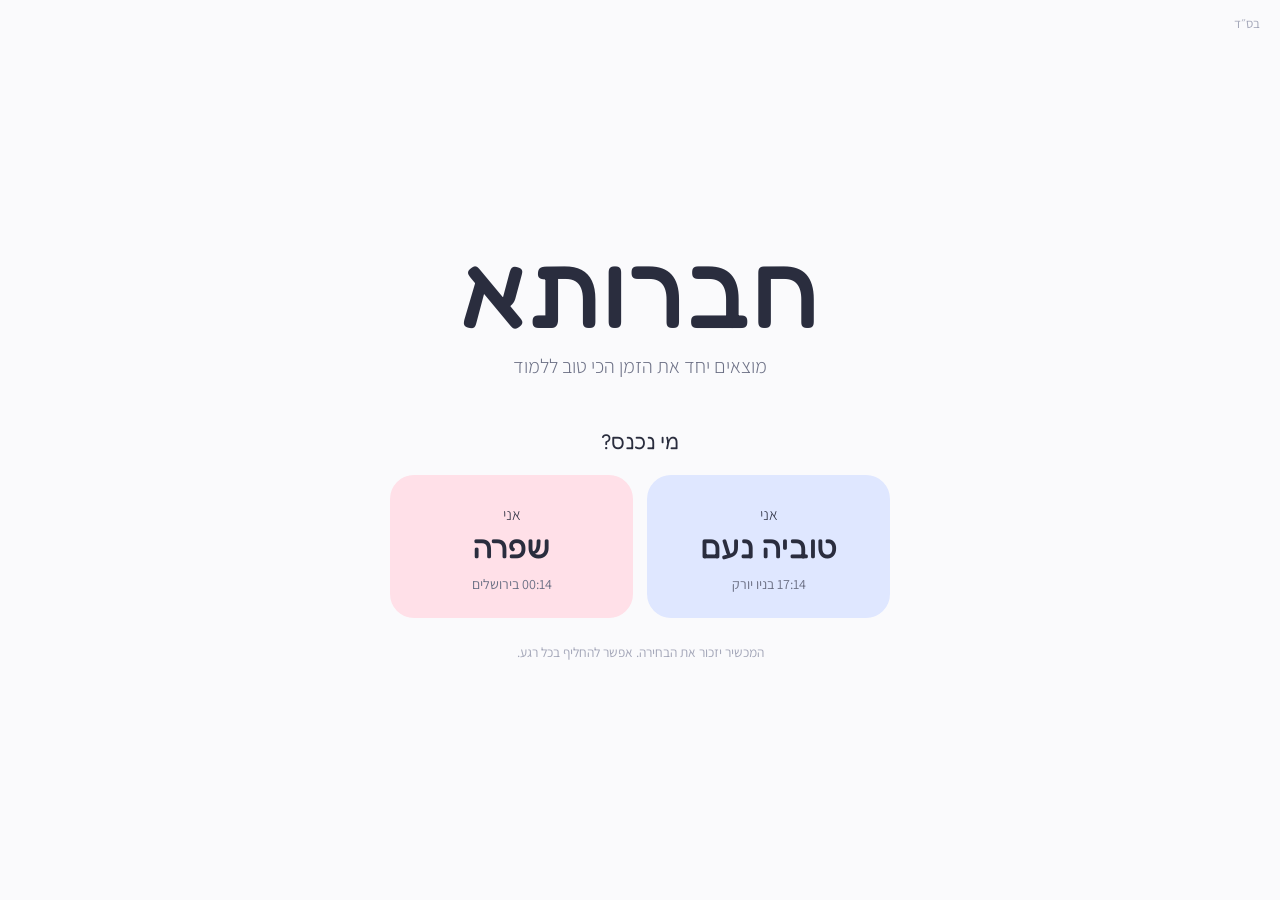
<file: docs/index.html>
<!doctype html>
<html lang="he" dir="rtl">
<head>
<meta charset="utf-8">
<meta name="viewport" content="width=device-width,initial-scale=1,viewport-fit=cover">
<title>חברותא</title>
<meta name="description" content="מוצאים יחד את הזמן הכי טוב ללמוד">
<meta name="theme-color" content="#FAFAFC">
<link rel="preconnect" href="https://fonts.googleapis.com">
<link rel="preconnect" href="https://fonts.gstatic.com" crossorigin>
<link rel="stylesheet" href="https://fonts.googleapis.com/css2?family=Assistant:wght@300;400;600;700&family=Fredoka:wght@400;500;600&family=Varela+Round&display=swap">
<style>
/* Layout: one calm column. An entry screen asks who you are; the app opens on the two clocks and the best shared time, then the week grid, then the other options. */
:root{
  --bg:#FAFAFC;
  --surface:#FFFFFF;
  --ink:#2A2D3E;
  --soft:#6D7186;
  --faint:#A3A6B8;
  --line:#E8E9F0;
  --line-2:#F2F3F7;
  --tuvia:#4A78F0;
  --tuvia-soft:#DFE7FF;
  --shifra:#EF5F86;
  --shifra-soft:#FFE0E8;
  --sun:#FFC83D;
  --sun-soft:#FFF4D6;
  --sun-ink:#8A6200;
  --f-head:"Fredoka","Varela Round","Rubik","Arial Hebrew",sans-serif;
  --f-body:"Assistant","Rubik","Arial Hebrew",Arial,sans-serif;
  color-scheme:light;
}
*{box-sizing:border-box}
html{-webkit-text-size-adjust:100%}
body{margin:0;background:var(--bg);color:var(--ink);font-family:var(--f-body);font-size:16px;line-height:1.55;-webkit-font-smoothing:antialiased}
button,select{font:inherit;color:inherit}
h1,h2,h3,p,ul,ol{margin:0}
ul,ol{list-style:none;padding:0}
[hidden]{display:none!important}
.tm{direction:ltr;unicode-bidi:isolate;font-variant-numeric:tabular-nums;white-space:nowrap}
.sr{position:absolute;width:1px;height:1px;overflow:hidden;clip:rect(0 0 0 0);white-space:nowrap}
.a{--c:var(--tuvia);--c-soft:var(--tuvia-soft)}
.b{--c:var(--shifra);--c-soft:var(--shifra-soft)}
:focus-visible{outline:3px solid var(--sun);outline-offset:2px}
.wrap{max-width:780px;margin:0 auto;padding-left:max(20px,env(safe-area-inset-left,0px));padding-right:max(20px,env(safe-area-inset-right,0px))}

/* ---------- entry ---------- */
.entry{min-height:100vh;min-height:100svh;display:flex;align-items:center;justify-content:center;padding-block:48px}
.entry-in{width:100%;max-width:540px;display:flex;flex-direction:column;align-items:center;text-align:center;gap:10px}
.bsd{position:absolute;top:calc(14px + env(safe-area-inset-top,0px));right:max(20px,env(safe-area-inset-right,0px));font-size:13px;color:var(--faint)}
.logo{font-family:var(--f-head);font-weight:500;font-size:clamp(60px,15vw,104px);line-height:1;letter-spacing:.01em}
.lead{font-size:clamp(17px,4.4vw,20px);font-weight:300;color:var(--soft)}
.ask{font-family:var(--f-head);font-weight:400;font-size:21px;margin-top:34px}
.pick{display:grid;grid-template-columns:1fr 1fr;gap:14px;width:100%;margin-top:6px}
.who{border:0;border-radius:24px;background:var(--c-soft);padding:28px 12px 22px;cursor:pointer;display:flex;flex-direction:column;align-items:center;gap:2px;transition:transform .25s cubic-bezier(.3,.7,.3,1.3),background-color .2s,color .2s;animation:rise .6s cubic-bezier(.2,.7,.2,1) both}
.who.b{animation-delay:.08s}
.who:hover{transform:translateY(-4px);background:var(--c);color:#fff}
.who:active{transform:translateY(0) scale(.98)}
.who-hi{font-size:16px;font-weight:300}
.who-n{font-family:var(--f-head);font-weight:500;font-size:clamp(25px,6.6vw,32px);line-height:1.15}
.who-t{font-size:14px;color:var(--soft);margin-top:6px;transition:color .2s}
.who:hover .who-t{color:rgba(255,255,255,.85)}
.entry-note{font-size:13.5px;color:var(--faint);margin-top:14px}
@keyframes rise{from{transform:translateY(10px);opacity:.4}to{transform:none;opacity:1}}

/* ---------- app top ---------- */
.top{display:flex;align-items:center;gap:14px;padding-top:calc(16px + env(safe-area-inset-top,0px));padding-bottom:8px}
.top .mark{font-family:var(--f-head);font-weight:500;font-size:24px}
.top .hello{margin-inline-start:auto;color:var(--soft);font-size:15px}
.top .hello b{color:var(--c);font-weight:600}
.linkbtn{background:none;border:0;padding:4px 2px;color:var(--soft);text-decoration:underline;text-decoration-color:var(--line);text-underline-offset:4px;cursor:pointer;font-size:14.5px}
.linkbtn:hover{color:var(--ink);text-decoration-color:currentColor}

.clocks{display:grid;grid-template-columns:minmax(0,1fr) auto minmax(0,1fr);align-items:center;gap:10px;padding-block:18px 22px}
.clk{display:flex;flex-direction:column;min-width:0}
.clk.b{align-items:flex-end;text-align:end}
.clk .n{font-size:14.5px;font-weight:600;color:var(--c)}
.clk .t{font-family:var(--f-head);font-weight:400;font-size:clamp(36px,9vw,52px);line-height:1.05}
.clk .p{font-size:14px;color:var(--soft)}
.diff{font-size:13px;color:var(--soft);background:var(--surface);border:1px solid var(--line);border-radius:999px;padding:4px 12px;white-space:nowrap}

/* ---------- best ---------- */
.best{background:var(--sun-soft);border-radius:28px;padding:28px clamp(16px,4vw,34px);display:flex;flex-direction:column;align-items:center;text-align:center;gap:6px}
.best.pop{animation:pop .5s cubic-bezier(.3,.7,.3,1.4)}
@keyframes pop{40%{transform:scale(1.025)}}
.best .k{font-size:14.5px;font-weight:600;color:var(--sun-ink)}
.best .day{font-family:var(--f-head);font-weight:500;font-size:clamp(34px,8vw,48px);line-height:1.1}
.best .date{font-size:15px;color:var(--soft)}
.best .times{display:grid;grid-template-columns:1fr 1fr;gap:10px;width:100%;max-width:470px;margin-top:12px}
.bt{background:var(--surface);border-radius:18px;padding:12px 8px 10px;display:flex;flex-direction:column;align-items:center;min-width:0}
.bt .w{font-size:13.5px;font-weight:600;color:var(--c)}
.bt .tm{font-family:var(--f-head);font-weight:500;font-size:clamp(21px,5.4vw,30px);line-height:1.25}
.bt .tag{font-size:12.5px;color:var(--soft)}
.best .why{font-size:14.5px;color:var(--soft);max-width:46ch;margin-top:6px;text-wrap:balance}
.best .empty-t{font-family:var(--f-head);font-weight:500;font-size:clamp(24px,6vw,32px);line-height:1.2;text-wrap:balance}
.best .empty-d{color:var(--soft);max-width:46ch;text-wrap:balance}
.btn-main{border:0;border-radius:999px;background:var(--ink);color:#fff;padding:12px 30px;font-weight:600;font-size:16.5px;cursor:pointer;margin-top:10px;transition:transform .2s}
.btn-main:hover{transform:translateY(-2px)}
.btn-line{border:1.5px solid var(--ink);background:transparent;border-radius:999px;padding:6px 16px;font-weight:600;font-size:14.5px;cursor:pointer;white-space:nowrap}
.btn-line:hover{background:var(--ink);color:#fff}
.btn-quiet{border:1.5px solid var(--line);background:var(--surface);border-radius:999px;padding:7px 16px;font-size:14.5px;color:var(--soft);cursor:pointer}
.btn-quiet:hover{border-color:var(--ink);color:var(--ink)}
.armed{background:var(--shifra)!important;border-color:var(--shifra)!important;color:#fff!important}
button[disabled]{opacity:.45;cursor:not-allowed;transform:none!important}

/* ---------- sections ---------- */
.sec{padding-top:48px;display:flex;flex-direction:column;gap:14px}
.sec h2{font-family:var(--f-head);font-weight:500;font-size:27px;line-height:1.2}
.sec .sub{color:var(--soft);font-size:15px}
.sets{display:flex;flex-wrap:wrap;gap:8px 18px;align-items:center;font-size:14.5px;color:var(--soft)}
.sets label{display:inline-flex;align-items:center;gap:8px}
.sets select{border:1px solid var(--line);background:var(--surface);border-radius:999px;padding:6px 12px;max-width:62vw}
.note{background:var(--sun-soft);border-radius:16px;padding:12px 16px;font-size:14.5px;display:flex;flex-wrap:wrap;align-items:center;gap:8px 14px}

.brushes{display:flex;flex-wrap:wrap;gap:8px}
.brush{display:inline-flex;align-items:center;gap:8px;border:1.5px solid var(--line);background:var(--surface);border-radius:999px;padding:7px 14px 7px 12px;cursor:pointer;font-size:15px}
.brush[aria-pressed="true"]{border-color:var(--ink);font-weight:600}
.sw{display:inline-block;width:18px;height:18px;border-radius:6px;border:1.5px solid var(--line);background:var(--surface)}
.sw[data-l="3"]{background:var(--c);border-color:var(--c)}
.sw[data-l="2"]{background:var(--c-soft);border-color:var(--c-soft)}
.sw[data-l="1"]{background:repeating-linear-gradient(135deg,var(--c) 0 2px,transparent 2px 6px),var(--surface);border-color:var(--c-soft)}

/* ---------- grid ---------- */
.grid-box{border:1px solid var(--line);border-radius:20px;background:var(--surface);overflow:auto;max-height:min(66vh,620px);overscroll-behavior:contain}
.grid{display:grid;grid-template-columns:48px repeat(7,minmax(0,1fr));grid-template-rows:50px;grid-auto-rows:22px;user-select:none;-webkit-user-select:none;-webkit-touch-callout:none}
.grid:focus{outline:none}
.grid:focus-visible{box-shadow:inset 0 0 0 3px var(--sun)}
.grid.ta{--c:var(--tuvia);--c-soft:var(--tuvia-soft);--o:var(--shifra)}
.grid.tb{--c:var(--shifra);--c-soft:var(--shifra-soft);--o:var(--tuvia)}
.gh{position:sticky;top:0;z-index:3;background:var(--surface);border-bottom:1px solid var(--line);display:flex;flex-direction:column;align-items:center;justify-content:center;line-height:1.15}
.gh b{font-family:var(--f-head);font-weight:500;font-size:17px}
.gh span{font-size:11.5px;color:var(--faint);font-variant-numeric:tabular-nums}
.gh.today::after{content:"";position:absolute;bottom:-1px;left:24%;right:24%;height:3px;border-radius:3px;background:var(--sun)}
.tl{position:relative;font-size:11px;color:var(--faint);text-align:center;font-variant-numeric:tabular-nums}
.tl span{position:relative;top:-8px;background:var(--surface);padding-inline:2px}
.cell{position:relative;border-top:1px solid var(--line-2);border-inline-start:1px solid var(--line-2);cursor:cell}
.cell.hr{border-top-color:var(--line)}
.cell[data-m="3"]{background:var(--c)}
.cell[data-m="2"]{background:var(--c-soft)}
.cell[data-m="1"]{background:repeating-linear-gradient(135deg,color-mix(in srgb,var(--c) 55%,transparent) 0 2px,transparent 2px 6px)}
.cell::after{content:"";position:absolute;top:0;bottom:0;left:0;width:5px;pointer-events:none}
.cell[data-o="3"]::after{background:var(--o)}
.cell[data-o="2"]::after{background:color-mix(in srgb,var(--o) 40%,transparent)}
.cell[data-o="1"]::after{background:repeating-linear-gradient(180deg,color-mix(in srgb,var(--o) 70%,transparent) 0 2px,transparent 2px 5px)}
.cell[data-p]{--fw:2px;--fc:#E0A400}
.cell[data-c]{--fw:3px;--fc:var(--ink)}
.cell[data-p="m"],.cell[data-c="m"]{box-shadow:inset var(--fw) 0 0 var(--fc),inset calc(var(--fw)*-1) 0 0 var(--fc)}
.cell[data-p="s"],.cell[data-c="s"]{box-shadow:inset var(--fw) 0 0 var(--fc),inset calc(var(--fw)*-1) 0 0 var(--fc),inset 0 var(--fw) 0 var(--fc)}
.cell[data-p="e"],.cell[data-c="e"]{box-shadow:inset var(--fw) 0 0 var(--fc),inset calc(var(--fw)*-1) 0 0 var(--fc),inset 0 calc(var(--fw)*-1) 0 var(--fc)}
.cell[data-p="se"],.cell[data-c="se"]{box-shadow:inset 0 0 0 var(--fw) var(--fc)}
.cell.now::before{content:"";position:absolute;left:0;right:0;top:var(--nowp,0);height:2px;background:var(--ink);opacity:.55;z-index:1;pointer-events:none}
.cell.kf{outline:2px solid var(--ink);outline-offset:-2px;z-index:2}
.grid.locked .cell{cursor:default}

.legend{display:flex;flex-wrap:wrap;gap:6px 18px;font-size:13px;color:var(--soft)}
.legend span{display:inline-flex;align-items:center;gap:7px}
.lg{display:inline-block;width:18px;height:14px;border-radius:4px;background:var(--surface);border:1px solid var(--line);position:relative;overflow:hidden}
.lg.o::after{content:"";position:absolute;top:0;bottom:0;left:0;width:5px;background:var(--o)}
.lg.p{border:2px solid #E0A400}
.lg.c{border:3px solid var(--ink)}
.hint{font-size:13.5px;color:var(--soft)}
.tools{display:flex;flex-wrap:wrap;align-items:center;gap:8px 10px;font-size:14.5px;color:var(--soft)}
.tools select{border:1px solid var(--line);background:var(--surface);border-radius:999px;padding:6px 12px}

/* ---------- lists ---------- */
.list{display:flex;flex-direction:column;gap:8px}
.item{display:grid;grid-template-columns:minmax(0,1fr) auto;gap:6px 12px;align-items:center;background:var(--surface);border:1px solid var(--line);border-radius:18px;padding:14px 16px}
.item.set{background:var(--sun-soft);border-color:var(--sun-soft)}
.item.fresh{animation:pop .5s cubic-bezier(.3,.7,.3,1.4)}
.i-day{display:flex;flex-wrap:wrap;align-items:baseline;gap:2px 10px}
.i-day b{font-family:var(--f-head);font-weight:500;font-size:19px}
.i-day span{font-size:13.5px;color:var(--soft)}
.i-day em{font-style:normal;font-size:13px;font-weight:600;color:var(--sun-ink)}
.i-times{grid-column:1/-1;display:flex;flex-wrap:wrap;gap:4px 20px;font-size:14.5px}
.i-times > span{display:inline-flex;gap:7px;align-items:baseline}
.i-times .n{color:var(--c);font-weight:600}
.i-times .tm{font-family:var(--f-head);font-weight:500;font-size:17px}
.i-times .tag{font-size:12.5px;color:var(--soft)}
.i-meta{grid-column:1/-1;display:flex;flex-wrap:wrap;align-items:center;gap:4px 14px;font-size:13px;color:var(--soft)}
.score{display:inline-flex;align-items:center;gap:7px;font-weight:600;color:var(--ink)}
.score i{display:inline-block;width:52px;height:6px;border-radius:6px;background:var(--line-2);position:relative;overflow:hidden}
.score i::after{content:"";position:absolute;top:0;bottom:0;right:0;width:calc(var(--s) * 100%);background:var(--sun);border-radius:6px}
.empty{color:var(--soft);font-size:15px}

.how{margin-top:48px;border-top:1px solid var(--line);padding-top:16px;font-size:14.5px;color:var(--soft)}
.how summary{cursor:pointer;font-family:var(--f-head);font-weight:500;font-size:18px;color:var(--ink)}
.how p{margin-top:8px;max-width:62ch}
.foot{padding-block:22px calc(36px + env(safe-area-inset-bottom,0px));font-size:13px;color:var(--faint);display:flex;flex-wrap:wrap;gap:6px 14px}
.foot .warn{color:var(--shifra)}
.toast{position:fixed;bottom:calc(18px + env(safe-area-inset-bottom,0px));left:50%;transform:translateX(-50%);background:var(--ink);color:#fff;padding:10px 20px;border-radius:999px;font-weight:600;font-size:15px;z-index:20;max-width:calc(100% - 40px);text-align:center;animation:rise .3s ease-out}

@media (max-width:560px){
  .grid{grid-template-columns:40px repeat(7,minmax(0,1fr));grid-auto-rows:25px}
  .gh b{font-size:15px}
  .best{border-radius:24px}
  .bt{border-radius:14px}
}
@media (prefers-reduced-motion:reduce){*,*::before,*::after{animation:none!important;transition:none!important}}
</style>
</head>
<body>

<section class="entry" id="entry">
  <span class="bsd">בס״ד</span>
  <div class="entry-in wrap">
    <h1 class="logo">חברותא</h1>
    <p class="lead">מוצאים יחד את הזמן הכי טוב ללמוד</p>
    <p class="ask">מי נכנס?</p>
    <div class="pick">
      <button type="button" class="who a" data-side="a">
        <span class="who-hi">אני</span>
        <span class="who-n">טוביה נעם</span>
        <span class="who-t" id="entryA"></span>
      </button>
      <button type="button" class="who b" data-side="b">
        <span class="who-hi">אני</span>
        <span class="who-n">שפרה</span>
        <span class="who-t" id="entryB"></span>
      </button>
    </div>
    <p class="entry-note">המכשיר יזכור את הבחירה. אפשר להחליף בכל רגע.</p>
  </div>
</section>

<div id="app" hidden>
  <div class="wrap">
    <header class="top">
      <span class="mark">חברותא</span>
      <span class="hello" id="hello"></span>
      <button type="button" class="linkbtn" id="switchBtn">החלפה</button>
    </header>

    <div class="clocks">
      <div class="clk a" id="clkA"><span class="n">טוביה נעם</span><span class="t tm"></span><span class="p"></span></div>
      <span class="diff" id="diff"></span>
      <div class="clk b" id="clkB"><span class="n">שפרה</span><span class="t tm"></span><span class="p"></span></div>
    </div>

    <section class="best" id="best" aria-live="polite"></section>

    <section class="sec" id="sessWrap" hidden>
      <h2>קבענו</h2>
      <ul class="list" id="sessions"></ul>
    </section>

    <section class="sec" aria-labelledby="markTitle">
      <h2 id="markTitle"></h2>
      <p class="sub" id="markSub"></p>
      <div class="sets">
        <label>אני נמצא/ת ב־ <select id="myTz"></select></label>
        <label>אורך הלימוד <select id="dur"></select></label>
      </div>
      <div class="note" id="travel" hidden></div>
      <div class="brushes" id="brushes" role="group" aria-label="סוג הסימון">
        <button type="button" class="brush" data-l="3" aria-pressed="true"><span class="sw" data-l="3"></span>הכי מתאים</button>
        <button type="button" class="brush" data-l="2" aria-pressed="false"><span class="sw" data-l="2"></span>אפשרי</button>
        <button type="button" class="brush" data-l="1" aria-pressed="false"><span class="sw" data-l="1"></span>בלית ברירה</button>
        <button type="button" class="brush" data-l="0" aria-pressed="false"><span class="sw" data-l="0"></span>מחיקה</button>
      </div>
      <div class="grid-box" id="gridBox">
        <div class="grid ta" id="grid" tabindex="0" aria-label="טבלת השבוע. חיצים לתנועה, רווח לסימון, ספרות 1 עד 3 לבחירת סוג, 0 למחיקה."></div>
      </div>
      <p class="sr" aria-live="polite" id="cellSay"></p>
      <div class="legend" id="legend">
        <span><i class="lg o"></i><span id="lgOther"></span></span>
        <span><i class="lg p"></i>ההצעה הכי טובה</span>
        <span><i class="lg c"></i>זמן שקבעתם</span>
      </div>
      <p class="hint">גוררים כדי לסמן כמה ימים ושעות בבת אחת. בטלפון: הקשה מסמנת חצי שעה, לחיצה ארוכה ואז גרירה מסמנת טווח. לחיצה על משבצת שכבר מסומנת באותו סוג מוחקת אותה.</p>
      <div class="tools">
        <span>להעתיק את</span>
        <select id="copyFrom" aria-label="מאיזה יום"></select>
        <span>אל</span>
        <select id="copyTo" aria-label="לאיזה ימים"></select>
        <button type="button" class="btn-line" id="copyBtn">העתקה</button>
        <button type="button" class="btn-quiet" id="clearBtn">ניקוי הכל</button>
      </div>
    </section>

    <section class="sec">
      <h2>עוד אפשרויות השבוע</h2>
      <p class="sub">הזמן הכי טוב בכל יום, מהטוב ביותר</p>
      <ol class="list" id="opts"></ol>
    </section>

    <details class="how">
      <summary>איך זה מחושב?</summary>
      <p>כל חצי שעה מקבלת ציון מכל אחד מכם: הכי מתאים 3, אפשרי 2, בלית ברירה 1. מכפילים את שני הציונים ולוקחים ממוצע על כל זמן הלימוד, כך שהמקסימום הוא 9.</p>
      <p>לכן זמן ששניכם סימנתם "אפשרי" (2×2=4) עדיף על זמן שמתאים מאוד לאחד ו"בלית ברירה" לשני (3×1=3). בתיקו, הזמן המוקדם יותר מנצח.</p>
      <p>כל אחד מסמן לפי השעון במקום שבו הוא נמצא. ההמרה בין אזורי הזמן, כולל שעון קיץ וחורף, מחושבת לפי התאריכים האמיתיים של השבוע הקרוב.</p>
    </details>
    <footer class="foot"><span id="sync"></span></footer>
  </div>
</div>
<div class="toast" id="toast" role="status" hidden></div>

<script>
/*
  שיתוף בין המכשירים: כתובת של Firebase Realtime Database.
  דוגמה: "https://chavruta-12345-default-rtdb.firebaseio.com"
  כל עוד הכתובת ריקה, הנתונים נשמרים רק בדפדפן שפתח את הדף.
*/
var DB_URL = "";

(function(){
'use strict';
function $(s){return document.querySelector(s)}

var SLOTS=48, STEP=1800000, Q=900000, DAY=86400000;
var EMPTY_ROW=new Array(SLOTS+1).join('0');
var LEVEL_NAME={3:'הכי מתאים',2:'אפשרי',1:'בלית ברירה',0:'לא פנוי'};
var DAY_SHORT=['א׳','ב׳','ג׳','ד׳','ה׳','ו׳','ש׳'];
var DAY_LONG=['יום ראשון','יום שני','יום שלישי','יום רביעי','יום חמישי','יום שישי','שבת'];
var GREG=['בינואר','בפברואר','במרץ','באפריל','במאי','ביוני','ביולי','באוגוסט','בספטמבר','באוקטובר','בנובמבר','בדצמבר'];
var HEB_MONTH={'Tishri':'תשרי','Tishrei':'תשרי','Heshvan':'חשון','Cheshvan':'חשון','Marcheshvan':'חשון','Kislev':'כסלו','Tevet':'טבת','Teveth':'טבת','Shevat':'שבט','Shvat':'שבט','Adar I':'אדר א׳','Adar II':'אדר ב׳','Adar':'אדר','Nisan':'ניסן','Iyar':'אייר','Iyyar':'אייר','Sivan':'סיון','Tamuz':'תמוז','Tammuz':'תמוז','Av':'אב','Elul':'אלול'};
var DURS=[[30,'חצי שעה'],[45,'45 דקות'],[60,'שעה'],[90,'שעה וחצי'],[120,'שעתיים']];
var ZONES=[
  ['America/New_York','ניו יורק'],['America/Chicago','שיקגו'],['America/Denver','דנוור'],['America/Phoenix','פיניקס'],
  ['America/Los_Angeles','לוס אנג׳לס'],['America/Toronto','טורונטו'],['America/Montreal','מונטריאול'],['Asia/Jerusalem','ירושלים'],
  ['Europe/London','לונדון'],['Europe/Paris','פריז'],['Europe/Brussels','בריסל ואנטוורפן'],['Europe/Zurich','ציריך'],
  ['America/Sao_Paulo','סאו פאולו'],['America/Argentina/Buenos_Aires','בואנוס איירס'],['America/Mexico_City','מקסיקו סיטי'],
  ['Africa/Johannesburg','יוהנסבורג'],['Australia/Melbourne','מלבורן'],['Australia/Sydney','סידני']
];
var SIDES={
  a:{g:'m',name:'טוביה נעם',short:'טוביה',defTz:'America/New_York'},
  b:{g:'f',name:'שפרה',short:'שפרה',defTz:'Asia/Jerusalem'}
};
function other(s){return s==='a'?'b':'a'}

var state={people:{a:emptyPerson(),b:emptyPerson()},settings:{dur:60},sessions:[],me:null,brush:3};
var mode='connecting', loaded=false, backend='', db=null, tree={}, lastRes=null, drag=null, focusCell={w:0,i:18}, freshId=null;
document.documentElement.lang='he'; document.documentElement.dir='rtl';

/* ---------- helpers ---------- */
function pad(n){return (n<10?'0':'')+n}
function esc(s){return String(s).replace(/[&<>"']/g,function(c){return {'&':'&amp;','<':'&lt;','>':'&gt;','"':'&quot;',"'":'&#39;'}[c]})}
function lsGet(k){try{return window.localStorage.getItem(k)}catch(e){return null}}
function lsSet(k,v){try{window.localStorage.setItem(k,v)}catch(e){}}
var tzOk={};
function validTz(tz){
  if(!tz||typeof tz!=='string') return null;
  if(tz in tzOk) return tzOk[tz];
  var ok=null; try{new Intl.DateTimeFormat('en-US',{timeZone:tz}); ok=tz;}catch(e){}
  tzOk[tz]=ok; return ok;
}
var BROWSER_TZ=validTz((function(){try{return Intl.DateTimeFormat().resolvedOptions().timeZone}catch(e){return null}})());
var fmtCache={}, WD={Sun:0,Mon:1,Tue:2,Wed:3,Thu:4,Fri:5,Sat:6};
function zparts(tz,ms){
  var f=fmtCache[tz];
  if(!f) f=fmtCache[tz]=new Intl.DateTimeFormat('en-US',{timeZone:tz,hourCycle:'h23',year:'numeric',month:'numeric',day:'numeric',hour:'numeric',minute:'numeric',second:'numeric',weekday:'short'});
  var o={}, ps=f.formatToParts(new Date(ms));
  for(var i=0;i<ps.length;i++) o[ps[i].type]=ps[i].value;
  var h=+o.hour; if(h===24) h=0;
  return {y:+o.year,m:+o.month,d:+o.day,h:h,mi:+o.minute,s:+o.second,wd:WD[o.weekday]};
}
function offsetMin(tz,ms){var p=zparts(tz,ms);return (Date.UTC(p.y,p.m-1,p.d,p.h,p.mi,p.s)-Math.floor(ms/1000)*1000)/60000}
function zonedToUtc(tz,y,m,d,h,mi){
  var g=Date.UTC(y,m-1,d,h,mi), o=offsetMin(tz,g), u=g-o*60000, o2=offsetMin(tz,u);
  if(o2!==o) u=g-o2*60000;
  return u;
}
function addDays(y,m,d,k){var t=new Date(Date.UTC(y,m-1,d+k));return {y:t.getUTCFullYear(),m:t.getUTCMonth()+1,d:t.getUTCDate(),wd:t.getUTCDay()}}
function hm(tz,ms){var p=zparts(tz,ms);return pad(p.h)+':'+pad(p.mi)}
function dateKey(tz,ms){var p=zparts(tz,ms);return p.y*10000+p.m*100+p.d}
function rangeStr(tz,s,e){return hm(tz,s)+'–'+hm(tz,e)}
function gem(n){
  var H=['','ק','ר','ש','ת','תק','תר','תש','תת','תתק'],T=['','י','כ','ל','מ','נ','ס','ע','פ','צ'],O=['','א','ב','ג','ד','ה','ו','ז','ח','ט'];
  var s=H[Math.floor(n/100)]||'', r=n%100;
  s+= r===15?'טו':r===16?'טז':T[Math.floor(r/10)]+O[r%10];
  return s.length===1? s+'׳' : s.slice(0,-1)+'״'+s.slice(-1);
}
var hebCache={};
function hebDate(tz,ms){
  var f=hebCache[tz];
  if(f===undefined){try{f=new Intl.DateTimeFormat('en-u-ca-hebrew',{timeZone:tz,day:'numeric',month:'long'})}catch(e){f=null} hebCache[tz]=f;}
  if(!f) return '';
  var o={}, ps=f.formatToParts(new Date(ms));
  for(var i=0;i<ps.length;i++) o[ps[i].type]=ps[i].value;
  var d=parseInt(o.day,10);
  if(!d||!HEB_MONTH[o.month]) return '';
  return gem(d)+' ב'+HEB_MONTH[o.month];
}

function emptyPerson(){return {tz:'',avail:{}}}
function normPerson(d){
  var out=emptyPerson();
  if(!d||typeof d!=='object') return out;
  if(typeof d.tz==='string') out.tz=d.tz;
  var av=d.avail;
  if(av&&typeof av==='object') for(var w=0;w<7;w++){var r=av['d'+w]; if(r==null) r=av[w]; if(typeof r==='string'&&/^[0-3]{48}$/.test(r)&&r!==EMPTY_ROW) out.avail[w]=r;}
  return out;
}
function normSettings(d){var dur=d&&+d.dur;return {dur:DURS.some(function(x){return x[0]===dur})?dur:60}}
function normSession(id,d){
  if(!d||typeof d!=='object'||!/^s\d+$/.test(id)) return null;
  var s=+d.start, du=+d.dur;
  if(!isFinite(s)||!isFinite(du)||du<15||du>480) return null;
  return {id:id,start:s,dur:du,by:d.by==='a'||d.by==='b'?d.by:''};
}
function serialAvail(av){var o={};for(var w=0;w<7;w++) if(av[w]&&av[w]!==EMPTY_ROW) o['d'+w]=av[w];return o}

function tzSet(side){return !!validTz(state.people[side].tz)}
function tzOf(side){return validTz(state.people[side].tz)||SIDES[side].defTz}
function nameOf(side){return SIDES[side].name}
function cityOf(tz){for(var i=0;i<ZONES.length;i++) if(ZONES[i][0]===tz) return ZONES[i][1]; return tz.split('/').pop().replace(/_/g,' ')}
function row(side,w){return state.people[side].avail[w]||EMPTY_ROW}
function hoursOf(side){var n=0;for(var w=0;w<7;w++){var r=row(side,w);for(var i=0;i<SLOTS;i++) if(r.charAt(i)!=='0') n++;}return n/2}
function durLabel(d){for(var i=0;i<DURS.length;i++) if(DURS[i][0]===d) return DURS[i][1]; return d+' דקות'}
function verb(side,m,f){return SIDES[side].g==='f'?f:m}

/* ---------- the math ---------- */
function quarterMap(side,fromMs,toMs){
  var tz=tzOf(side), map=new Map(), s=zparts(tz,fromMs-DAY), days=Math.ceil((toMs-fromMs)/DAY)+3;
  for(var k=0;k<days;k++){
    var dt=addDays(s.y,s.m,s.d,k), r=state.people[side].avail[dt.wd];
    if(!r) continue;
    for(var i=0;i<SLOTS;i++){
      var lv=+r.charAt(i); if(!lv) continue;
      var q=Math.floor(zonedToUtc(tz,dt.y,dt.m,dt.d,i>>1,(i&1)*30)/Q);
      map.set(q,lv); map.set(q+1,lv);
    }
  }
  return map;
}
function upcoming(now){
  return state.sessions.filter(function(x){return x.start+x.dur*60000>now}).sort(function(a,b){return a.start-b.start});
}
function compute(){
  var viewer=state.me||'a', vtz=tzOf(viewer), now=Date.now();
  var start=Math.ceil(now/STEP)*STEP, t=zparts(vtz,now), e7=addDays(t.y,t.m,t.d,7);
  var end=zonedToUtc(vtz,e7.y,e7.m,e7.d,0,0), from=zonedToUtc(vtz,t.y,t.m,t.d,0,0);
  var A=quarterMap('a',from,end), B=quarterMap('b',from,end);
  var durMs=state.settings.dur*60000, nq=Math.round(durMs/Q), sess=upcoming(now), byDay=new Map();
  var bookedDays={}; sess.forEach(function(x){bookedDays[dateKey(vtz,x.start)]=true});
  for(var s=start;s+durMs<=end;s+=STEP){
    if(bookedDays[dateKey(vtz,s)]) continue;
    var q0=Math.floor(s/Q), sum=0, ok=true, la=[], lb=[];
    for(var j=0;j<nq;j++){
      var a=A.get(q0+j), b=B.get(q0+j);
      if(!a||!b){ok=false;break}
      sum+=a*b; la.push(a); lb.push(b);
    }
    if(!ok) continue;
    var e=s+durMs, clash=false;
    for(var k=0;k<sess.length;k++){var x=sess[k]; if(s<x.start+x.dur*60000&&x.start<e){clash=true;break}}
    if(clash) continue;
    var key=dateKey(vtz,s), cur=byDay.get(key), score=sum/nq;
    if(!cur||score>cur.score+1e-9) byDay.set(key,{start:s,end:e,score:score,la:la,lb:lb});
  }
  byDay.forEach(function(c){
    var qs=Math.floor(c.start/Q), qe=Math.floor(c.end/Q);
    while(A.get(qs-1)&&B.get(qs-1)&&(qs-1)*Q>=start) qs--;
    while(A.get(qe)&&B.get(qe)&&qe*Q<end) qe++;
    c.winStart=qs*Q; c.winEnd=qe*Q;
  });
  var days=Array.from(byDay.values()).sort(function(x,y){return (y.score-x.score)||(x.start-y.start)});
  return {viewer:viewer,vtz:vtz,now:now,A:A,B:B,days:days,best:days[0]||null,sess:sess};
}
function scoreWord(sc){if(sc>=9) return 'מושלם';if(sc>=6) return 'טוב מאוד';if(sc>=4) return 'טוב';if(sc>=2) return 'סביר';return 'בלית ברירה'}
function levelsText(arr){
  var mx=Math.max.apply(null,arr), mn=Math.min.apply(null,arr);
  return mx===mn? LEVEL_NAME[mx] : LEVEL_NAME[mx]+', בחלק מהזמן '+LEVEL_NAME[mn];
}
function whyText(c){
  if(c.score>=9) return 'שניכם סימנתם "הכי מתאים" לכל הזמן הזה.';
  return SIDES.a.short+': '+levelsText(c.la)+' · '+SIDES.b.short+': '+levelsText(c.lb);
}
function sideTime(side,s,e,viewerKey){
  var tz=tzOf(side);
  return {tm:rangeStr(tz,s,e),tag:dateKey(tz,s)!==viewerKey?DAY_LONG[zparts(tz,s).wd]:''};
}
function relDay(vtz,ms,now){
  var a=zparts(vtz,now), b=zparts(vtz,ms), diff=Math.round((Date.UTC(b.y,b.m-1,b.d)-Date.UTC(a.y,a.m-1,a.d))/DAY);
  if(diff===0) return 'היום'; if(diff===1) return 'מחר'; if(diff===2) return 'מחרתיים';
  return 'בעוד '+diff+' ימים';
}
function countdown(vtz,s,e,now){
  if(s<=now&&now<e) return 'עכשיו';
  var mins=Math.round((s-now)/60000);
  if(mins<60) return 'בעוד '+mins+' דקות';
  var h=Math.round(mins/60);
  if(h<=12) return h===1?'בעוד שעה':h===2?'בעוד שעתיים':'בעוד '+h+' שעות';
  return relDay(vtz,s,now);
}
function dayLine(vtz,ms){var p=zparts(vtz,ms), heb=hebDate(vtz,ms);return p.d+' '+GREG[p.m-1]+(heb?' · '+heb:'')}
function fmtScore(s){return String(Math.round(s*10)/10)}

/* ---------- rendering ---------- */
var rafPending=false;
function scheduleRender(){if(rafPending) return; rafPending=true; requestAnimationFrame(function(){rafPending=false; render();});}
function render(){
  var now=Date.now();
  $('#entryA').textContent=hm(tzOf('a'),now)+' ב'+cityOf(tzOf('a'));
  $('#entryB').textContent=hm(tzOf('b'),now)+' ב'+cityOf(tzOf('b'));
  $('#entry').hidden=!!state.me; $('#app').hidden=!state.me;
  renderSync();
  if(!state.me) return;
  var res=compute(); lastRes=res;
  renderTop(res); renderBest(res); renderControls(res); renderGrid(res); renderSessions(res); renderOptions(res);
}
function renderTop(res){
  var me=state.me, h=$('#hello');
  h.className='hello '+me; h.innerHTML='שלום, <b>'+esc(SIDES[me].short)+'</b>';
  ['a','b'].forEach(function(s){
    var el=$(s==='a'?'#clkA':'#clkB'), tz=tzOf(s), p=zparts(tz,res.now);
    el.querySelector('.t').textContent=pad(p.h)+':'+pad(p.mi);
    el.querySelector('.p').textContent=cityOf(tz)+' · '+DAY_LONG[p.wd];
  });
  var d=Math.abs(offsetMin(tzOf('b'),res.now)-offsetMin(tzOf('a'),res.now))/60;
  $('#diff').textContent= d===0?'אותה שעה': d===1?'שעה הפרש': d===2?'שעתיים הפרש': (Math.round(d*100)/100)+' שעות הפרש';
}
function bt(side,t){
  return '<div class="bt '+side+'"><span class="w">אצל '+esc(SIDES[side].short)+'</span><span class="tm">'+t.tm+'</span>'+(t.tag?'<span class="tag">'+t.tag+'</span>':'')+'</div>';
}
function renderBest(res){
  var el=$('#best'), c=res.best, vtz=res.vtz;
  if(!c){
    var ha=hoursOf('a'), hb=hoursOf('b'), t, d;
    if(!loaded){ t='טוען…'; d='מביא את הזמנים של שניכם.'; }
    else if(!ha&&!hb){ t='עוד לא סומנו זמנים'; d='כל אחד מסמן למטה מתי הוא פנוי, לפי השעון שלו. ההצעה הכי טובה תופיע כאן.'; }
    else if(!ha||!hb){ var m=!ha?'a':'b'; t=SIDES[m].short+' '+verb(m,'עוד לא סימן','עוד לא סימנה')+' זמנים'; d='ברגע שיהיו סימונים משני הצדדים, ההצעה תופיע כאן.'; }
    else { t='עוד אין זמן משותף השבוע'; d='אין '+durLabel(state.settings.dur)+' רצופה ששניכם פנויים בה בשבעת הימים הקרובים'+(res.sess.length?', מלבד מה שכבר קבעתם':'')+'. אפשר לסמן עוד זמנים "בלית ברירה" או לקצר את הלימוד.'; }
    el.innerHTML='<p class="k">הזמן הכי טוב ללמוד יחד</p><p class="empty-t">'+esc(t)+'</p><p class="empty-d">'+esc(d)+'</p>';
    return;
  }
  var key=dateKey(vtz,c.start), p=zparts(vtz,c.start);
  el.innerHTML=
    '<p class="k">הזמן הכי טוב ללמוד יחד · '+esc(relDay(vtz,c.start,res.now))+'</p>'+
    '<h2 class="day">'+DAY_LONG[p.wd]+'</h2>'+
    '<p class="date">'+esc(dayLine(vtz,c.start))+'</p>'+
    '<div class="times">'+bt('a',sideTime('a',c.start,c.end,key))+bt('b',sideTime('b',c.start,c.end,key))+'</div>'+
    '<p class="why">'+scoreWord(c.score)+' · '+fmtScore(c.score)+' מתוך 9. '+esc(whyText(c))+'</p>'+
    '<button type="button" class="btn-main" data-act="confirm" data-start="'+c.start+'"'+(canWriteNow()?'':' disabled')+'>קובעים!</button>';
}
function renderControls(res){
  var me=state.me, o=other(me);
  $('#markTitle').textContent= me==='a'?'מתי אתה פנוי?':'מתי את פנויה?';
  $('#markSub').textContent='לפי השעון שלך ב'+cityOf(tzOf(me))+'. הסימון חוזר כל שבוע.';
  var g=$('#grid'); g.classList.toggle('ta',me==='a'); g.classList.toggle('tb',me==='b');
  g.classList.toggle('locked',!canWriteNow());
  var br=$('#brushes'); br.classList.toggle('a',me==='a'); br.classList.toggle('b',me==='b');
  $('#legend').style.setProperty('--o','var(--'+(o==='a'?'tuvia':'shifra')+')');
  $('#lgOther').textContent='הפס הצר: הזמנים של '+SIDES[o].short+', לפי השעון שלך';
  var tzSel=$('#myTz'); if(document.activeElement!==tzSel){ ensureTzOption(tzOf(me)); tzSel.value=tzOf(me); }
  var durSel=$('#dur'); if(document.activeElement!==durSel) durSel.value=String(state.settings.dur);
  var tr=$('#travel');
  if(loaded&&BROWSER_TZ&&tzSet(me)&&offsetMin(BROWSER_TZ,res.now)!==offsetMin(tzOf(me),res.now)){
    tr.hidden=false;
    tr.innerHTML='<span>השעון במכשיר הזה מראה את השעה ב'+esc(cityOf(BROWSER_TZ))+'. '+verb(me,'עברת','עברת')+' מקום?</span><button type="button" class="btn-line" data-act="usetz">כן, אני ב'+esc(cityOf(BROWSER_TZ))+'</button>';
  } else tr.hidden=true;
  document.querySelectorAll('.brush').forEach(function(b){b.setAttribute('aria-pressed',String(+b.dataset.l===state.brush))});
}

var cells=[], heads=[], cuKey='', cu=null, cuDates=null;
function buildGrid(){
  var g=$('#grid'), frag=document.createDocumentFragment();
  var corner=document.createElement('div'); corner.className='gh'; frag.appendChild(corner);
  for(var w=0;w<7;w++){var h=document.createElement('div'); h.className='gh'; h.innerHTML='<b>'+DAY_SHORT[w]+'</b><span></span>'; frag.appendChild(h); heads[w]=h; cells[w]=[];}
  for(var i=0;i<SLOTS;i++){
    var tl=document.createElement('div'); tl.className='tl'; if(!(i&1)&&i>0) tl.innerHTML='<span>'+pad(i>>1)+':00</span>'; frag.appendChild(tl);
    for(var w2=0;w2<7;w2++){
      var c=document.createElement('div'); c.className='cell'+(i&1?'':' hr'); c.dataset.w=w2; c.dataset.i=i; c.dataset.m='0';
      frag.appendChild(c); cells[w2][i]=c;
    }
  }
  g.appendChild(frag);
}
function cellUtcs(vtz,now){
  var t=zparts(vtz,now), key=vtz+'|'+t.y+'-'+t.m+'-'+t.d;
  if(key===cuKey) return;
  cu=[]; cuDates=[];
  for(var k=0;k<7;k++){
    var dt=addDays(t.y,t.m,t.d,k), arr=new Array(SLOTS);
    cuDates[dt.wd]={m:dt.m,d:dt.d,k:k};
    for(var i=0;i<SLOTS;i++) arr[i]=zonedToUtc(vtz,dt.y,dt.m,dt.d,i>>1,(i&1)*30);
    cu[dt.wd]=arr;
  }
  cuKey=key;
}
function partOf(w,i,inside){
  if(!inside(cu[w][i])) return null;
  var up=i>0&&inside(cu[w][i-1]), dn=i<SLOTS-1&&inside(cu[w][i+1]);
  return (up?'':'s')+(dn?'':'e')||'m';
}
function renderMine(){
  for(var w=0;w<7;w++){var r=row(state.me,w); for(var i=0;i<SLOTS;i++){var c=cells[w][i], v=r.charAt(i); if(c.dataset.m!==v) c.dataset.m=v;}}
}
function renderGrid(res){
  var O=state.me==='a'?res.B:res.A, now=res.now, best=res.best, sess=res.sess;
  cellUtcs(res.vtz,now); renderMine();
  function inBest(u){return !!best&&u<best.end&&u+STEP>best.start}
  function inSess(u){for(var k=0;k<sess.length;k++){var x=sess[k]; if(u<x.start+x.dur*60000&&u+STEP>x.start) return true;} return false}
  for(var w=0;w<7;w++){
    var dd=cuDates[w];
    heads[w].querySelector('span').textContent=dd.d+'.'+dd.m;
    heads[w].classList.toggle('today',dd.k===0);
    for(var i=0;i<SLOTS;i++){
      var c=cells[w][i], u=cu[w][i], o=String(O.get(Math.floor(u/Q))||0);
      if(c.dataset.o!==o) c.dataset.o=o;
      var s=partOf(w,i,inSess), p=s?null:partOf(w,i,inBest);
      if(s) c.dataset.c=s; else delete c.dataset.c;
      if(p) c.dataset.p=p; else delete c.dataset.p;
      var isNow=now>=u&&now<u+STEP;
      c.classList.toggle('now',isNow);
      if(isNow) c.style.setProperty('--nowp',Math.round((now-u)/STEP*100)+'%');
    }
  }
}
function iTimes(ta,tb){
  function one(side,t){return '<span class="'+side+'"><span class="n">'+esc(SIDES[side].short)+'</span><span class="tm">'+t.tm+'</span>'+(t.tag?'<span class="tag">'+t.tag+'</span>':'')+'</span>'}
  return '<div class="i-times">'+one('a',ta)+one('b',tb)+'</div>';
}
function renderSessions(res){
  var vtz=res.vtz, dis=canWriteNow()?'':' disabled';
  $('#sessWrap').hidden=!res.sess.length;
  $('#sessions').innerHTML=res.sess.map(function(x){
    var e=x.start+x.dur*60000, key=dateKey(vtz,x.start), p=zparts(vtz,x.start);
    return '<li class="item set'+(x.id===freshId?' fresh':'')+'">'+
      '<div class="i-day"><b>'+DAY_LONG[p.wd]+'</b><span>'+esc(dayLine(vtz,x.start))+'</span><em>'+esc(countdown(vtz,x.start,e,res.now))+'</em></div>'+
      '<button type="button" class="btn-quiet" data-act="cancel" data-id="'+esc(x.id)+'"'+dis+'>ביטול</button>'+
      iTimes(sideTime('a',x.start,e,key),sideTime('b',x.start,e,key))+
    '</li>';
  }).join('');
  freshId=null;
}
function renderOptions(res){
  var ol=$('#opts'), vtz=res.vtz, list=res.days.slice(1,8), dis=canWriteNow()?'':' disabled';
  if(!res.best){ ol.innerHTML='<li class="empty">כשיהיו זמנים משותפים, כל יום יקבל כאן את הזמן הכי טוב שלו.</li>'; return; }
  if(!list.length){ ol.innerHTML='<li class="empty">השבוע יש זמן משותף רק ביום אחד, וזה הזמן שלמעלה.</li>'; return; }
  ol.innerHTML=list.map(function(c){
    var key=dateKey(vtz,c.start), p=zparts(vtz,c.start);
    var win=(c.winEnd-c.winStart>c.end-c.start)?'<span>שניכם פנויים <span class="tm">'+rangeStr(vtz,c.winStart,c.winEnd)+'</span> לפי '+esc(cityOf(vtz))+'</span>':'';
    return '<li class="item">'+
      '<div class="i-day"><b>'+DAY_LONG[p.wd]+'</b><span>'+esc(dayLine(vtz,c.start))+'</span></div>'+
      '<button type="button" class="btn-line" data-act="confirm" data-start="'+c.start+'"'+dis+'>קובעים</button>'+
      iTimes(sideTime('a',c.start,c.end,key),sideTime('b',c.start,c.end,key))+
      '<div class="i-meta"><span class="score" title="'+esc(whyText(c))+'"><i style="--s:'+(c.score/9).toFixed(3)+'"></i>'+fmtScore(c.score)+' · '+scoreWord(c.score)+'</span>'+win+'</div>'+
    '</li>';
  }).join('');
}
function renderSync(){
  var el=$('#sync'), t, warn=false;
  if(mode==='local') t='הסנכרון בין המכשירים עוד לא מחובר: הסימונים נשמרים רק בדפדפן הזה.';
  else if(mode==='connecting') t='מתחבר…';
  else if(mode==='live') t= saving()?'שומר…':'מסונכרן. כל שינוי מופיע אצל שניכם מיד.';
  else if(mode==='readonly'){ t='צפייה בלבד. כדי לסמן זמנים צריך שיתוף עם הרשאת עריכה.'; warn=true; }
  else if(mode==='denied'){ t='אין גישה לנתונים המשותפים כרגע.'; warn=true; }
  else { t='אין חיבור כרגע. מנסה שוב…'; warn=true; }
  el.textContent=t; el.className=warn?'warn':'';
}
var toastTimer=null;
function toast(msg){var el=$('#toast');el.textContent=msg;el.hidden=false;clearTimeout(toastTimer);toastTimer=setTimeout(function(){el.hidden=true},3000)}

/* ---------- storage & sync ---------- */
var LS_ME='chavruta.me', LS_LOCAL='chavruta.local.v2', LS_CACHE='chavruta.cache.v2';
function canWriteNow(){return mode==='local'||(loaded&&mode!=='denied'&&mode!=='readonly')}

function treeFromState(){
  var t={people:{a:{tz:state.people.a.tz,avail:serialAvail(state.people.a.avail)},b:{tz:state.people.b.tz,avail:serialAvail(state.people.b.avail)}},settings:{dur:state.settings.dur},sessions:{}};
  state.sessions.forEach(function(x){t.sessions[x.id]={start:x.start,dur:x.dur,by:x.by}});
  return t;
}
function stateFromTree(t,skipMine){
  t=t&&typeof t==='object'?t:{};
  var ppl=t.people&&typeof t.people==='object'?t.people:{};
  ['a','b'].forEach(function(s){ if(skipMine&&s===state.me) return; state.people[s]=normPerson(ppl[s]); });
  state.settings=normSettings(t.settings);
  var ss=t.sessions&&typeof t.sessions==='object'?t.sessions:{};
  state.sessions=Object.keys(ss).map(function(k){return normSession(k,ss[k])}).filter(Boolean);
}
function saveLocal(){ lsSet(LS_LOCAL,JSON.stringify(treeFromState())); }

var queue=[], qBusy=false, writers={};
function write(method,path,body){
  if(mode==='local'){ saveLocal(); return; }
  if(backend==='claude'){ claudeWrite(method,path,body); renderSync(); return; }
  queue.push({method:method,path:path,body:body,tries:0}); pump(); renderSync();
}
function saving(){
  if(queue.length) return true;
  for(var k in writers) if(writers[k].busy||writers[k].pending) return true;
  return false;
}
/* claude.ai artifact database: one document per person, one for settings, one per booked session */
function claudeWrite(method,path,body){
  var parts=path.split('/'), docPath, get=null, del=false;
  if(parts[0]==='people'){ var s=parts[1]; docPath='people/'+s; get=function(){var p=state.people[s];return {tz:p.tz,avail:serialAvail(p.avail)}}; }
  else if(parts[0]==='settings'){ docPath='meta/settings'; get=function(){return {dur:state.settings.dur}}; }
  else if(parts[0]==='sessions'){ docPath='sessions/'+parts[1]; if(method==='DELETE') del=true; else get=function(){return body}; }
  else return;
  var w=writers[docPath]||(writers[docPath]={busy:false,pending:false});
  w.get=get; w.del=del;
  if(w.busy){ w.pending=true; return; }
  (function run(){
    w.busy=true; w.pending=false;
    var ref=db.doc(docPath), op=function(){ return w.del? ref.delete() : ref.set(w.get()); };
    op().catch(function(e){
      if(e&&e.code==='unavailable') return new Promise(function(r){setTimeout(r,700+Math.random()*800)}).then(op);
      throw e;
    }).catch(function(e){
      var code=e&&e.code;
      if(code==='invalid_argument'||code==='not_granted'||code==='revoked'){ mode='readonly'; toast('אין הרשאה לשמור. אפשר לצפות בלבד.'); }
      else if(code==='quota_exceeded') toast('נגמר המקום לשמירה.');
      else toast('השינוי לא נשמר. נסו שוב.');
    }).then(function(){ w.busy=false; if(w.pending) run(); else scheduleRender(); });
  })();
}
function pump(){
  if(qBusy||!queue.length) return;
  qBusy=true;
  var op=queue[0], init={method:op.method};
  if(op.body!==undefined) init.body=JSON.stringify(op.body);
  fetch(DB_URL+'/chavruta/'+op.path+'.json',init).then(function(r){
    if(!r.ok){ var err=new Error('http '+r.status); err.status=r.status; throw err; }
    queue.shift(); qBusy=false; pump(); renderSync();
  }).catch(function(err){
    qBusy=false;
    if(err&&err.status&&err.status<500&&err.status!==429){
      queue.shift(); if(err.status===401||err.status===403){ mode='denied'; }
      toast('השינוי לא נשמר.'); render(); pump(); return;
    }
    op.tries++;
    if(op.tries===2) toast('אין חיבור. השינויים יישמרו כשהוא יחזור.');
    setTimeout(pump,Math.min(15000,800*Math.pow(2,op.tries)));
  });
}
function mineBusy(){
  var pre='people/'+state.me, w=writers[pre];
  if(w&&(w.busy||w.pending)) return true;
  for(var i=0;i<queue.length;i++) if(queue[i].path.indexOf(pre)===0) return true;
  return false;
}
function applyAt(path,data){
  var parts=String(path).split('/').filter(Boolean);
  if(!parts.length){ tree=(data&&typeof data==='object')?data:{}; return; }
  if(!tree||typeof tree!=='object') tree={};
  var node=tree;
  for(var i=0;i<parts.length-1;i++){var k=parts[i]; if(!node[k]||typeof node[k]!=='object') node[k]={}; node=node[k];}
  var last=parts[parts.length-1];
  if(data===null) delete node[last]; else node[last]=data;
}
var cacheTimer=null;
function onTree(){
  var wasLoaded=loaded; loaded=true;
  stateFromTree(tree, !!state.me && (!!drag||mineBusy()));
  if(!wasLoaded) autoTz();
  clearTimeout(cacheTimer); cacheTimer=setTimeout(function(){lsSet(LS_CACHE,JSON.stringify(tree))},800);
  scheduleRender();
}
function connect(){
  var c=window.claude;
  if(c&&typeof c.use==='function'){
    c.use('db').then(function(d){ if(d) startClaude(d); else startFallback(); },startFallback);
    return;
  }
  startFallback();
}
function startFallback(){ if(DB_URL) startFirebase(); else startLocal(); scheduleRender(); }
function startLocal(){
  backend='local'; mode='local'; loaded=true;
  try{ stateFromTree(JSON.parse(lsGet(LS_LOCAL)||'null')); }catch(e){}
}
function startClaude(d){
  db=d; backend='claude'; renderSync();
  window.claude.use('user').then(function(u){ return u&&u.can?u.can('data.write'):null; })
    .then(function(w){ if(w===false){ mode='readonly'; scheduleRender(); } }).catch(function(){});
  var got={p:false,s:false,x:false};
  var timer=setTimeout(function(){ if(mode==='connecting'){ mode='offline'; scheduleRender(); } },10000);
  function settle(k,meta){
    if(meta&&!meta.fromCache) got[k]=true;
    if(got.p&&got.s&&got.x&&(mode==='connecting'||mode==='offline')){ clearTimeout(timer); mode='live'; }
  }
  function fail(e){ clearTimeout(timer); if(mode!=='readonly') mode=(e&&e.code==='revoked')?'denied':'offline'; scheduleRender(); }
  db.collection('people').onSnapshot(function(snap){
    var t={}; snap.docs.forEach(function(x){ if(x.id==='a'||x.id==='b') t[x.id]=x.data(); });
    var skip=!!state.me&&(!!drag||mineBusy());
    ['a','b'].forEach(function(s){ if(skip&&s===state.me) return; state.people[s]=normPerson(t[s]); });
    if(!snap.metadata.fromCache&&!loaded){ loaded=true; autoTz(); }
    settle('p',snap.metadata); scheduleRender();
  },fail);
  db.doc('meta/settings').onSnapshot(function(snap){
    state.settings=normSettings(snap.exists?snap.data():null);
    settle('s',snap.metadata); scheduleRender();
  },fail);
  db.collection('sessions').onSnapshot(function(snap){
    state.sessions=snap.docs.map(function(x){return normSession(x.id,x.data())}).filter(Boolean);
    settle('x',snap.metadata); scheduleRender();
  },fail);
}
function startFirebase(){
  backend='firebase';
  try{ var cached=JSON.parse(lsGet(LS_CACHE)||'null'); if(cached){ tree=cached; stateFromTree(tree); } }catch(e){}
  if(typeof EventSource==='undefined'){ mode='offline'; return; }
  var es=new EventSource(DB_URL+'/chavruta.json');
  es.addEventListener('put',function(e){ try{ var m=JSON.parse(e.data); applyAt(m.path,m.data); onTree(); }catch(err){} });
  es.addEventListener('patch',function(e){ try{ var m=JSON.parse(e.data); for(var k in m.data) applyAt(String(m.path).replace(/\/$/,'')+'/'+k,m.data[k]); onTree(); }catch(err){} });
  es.addEventListener('cancel',function(){ mode='denied'; es.close(); render(); });
  es.addEventListener('auth_revoked',function(){ mode='denied'; es.close(); render(); });
  es.onopen=function(){ mode='live'; renderSync(); pump(); };
  es.onerror=function(){ if(mode!=='denied'){ mode='offline'; renderSync(); } };
}
function autoTz(){
  var me=state.me;
  if(me&&canWriteNow()&&!tzSet(me)&&BROWSER_TZ){ state.people[me].tz=BROWSER_TZ; write('PUT','people/'+me+'/tz',BROWSER_TZ); }
}

/* ---------- interactions ---------- */
function choose(side){
  state.me=side; lsSet(LS_ME,side); cuKey='';
  if(loaded) autoTz();
  render(); window.scrollTo(0,0);
  requestAnimationFrame(scrollGridToMorning);
}
document.querySelectorAll('.who').forEach(function(b){ b.addEventListener('click',function(){choose(b.dataset.side)}); });
$('#switchBtn').addEventListener('click',function(){ state.me=null; lsSet(LS_ME,''); render(); window.scrollTo(0,0); });
$('#myTz').addEventListener('change',function(e){
  var tz=validTz(e.target.value); if(!tz||!state.me) return;
  state.people[state.me].tz=tz; write('PUT','people/'+state.me+'/tz',tz); cuKey=''; render();
});
$('#dur').addEventListener('change',function(e){
  state.settings=normSettings({dur:+e.target.value}); write('PUT','settings/dur',state.settings.dur); render();
});
document.addEventListener('click',function(e){
  var b=e.target.closest('[data-act]'); if(!b||b.disabled) return;
  var act=b.dataset.act;
  if(act==='usetz'&&state.me&&BROWSER_TZ){ state.people[state.me].tz=BROWSER_TZ; write('PUT','people/'+state.me+'/tz',BROWSER_TZ); cuKey=''; render(); toast('עודכן ל'+cityOf(BROWSER_TZ)); }
  else if(act==='confirm') confirmSession(+b.dataset.start);
  else if(act==='cancel'){
    if(b.dataset.armed!=='1'){ b.dataset.armed='1'; b.classList.add('armed'); b.textContent='לבטל?'; setTimeout(function(){ if(b.isConnected){ b.dataset.armed=''; b.classList.remove('armed'); b.textContent='ביטול'; } },4000); return; }
    var id=b.dataset.id; state.sessions=state.sessions.filter(function(x){return x.id!==id});
    write('DELETE','sessions/'+id); render();
  }
});
function confirmSession(start){
  if(!lastRes||!canWriteNow()) return;
  var c=lastRes.days.filter(function(x){return x.start===start})[0]; if(!c) return;
  var id='s'+start, s={start:start,dur:Math.round((c.end-c.start)/60000),by:state.me};
  state.sessions=state.sessions.filter(function(x){return x.id!==id}).concat([{id:id,start:s.start,dur:s.dur,by:s.by}]);
  freshId=id; write('PUT','sessions/'+id,s);
  var bst=$('#best'); bst.classList.remove('pop'); void bst.offsetWidth; bst.classList.add('pop');
  toast('קבענו! לימוד מוצלח');
  render();
}
$('#brushes').addEventListener('click',function(e){ var b=e.target.closest('.brush'); if(!b) return; state.brush=+b.dataset.l; if(lastRes) renderControls(lastRes); });

/* painting */
function beginPaint(w,i){
  if(!state.me) return false;
  if(!canWriteNow()){ toast(loaded?'אין אפשרות לשמור כרגע':'רגע, טוען את הזמנים…'); return false; }
  var cur=+row(state.me,w).charAt(i);
  var level=(state.brush!==0&&cur===state.brush)?0:state.brush;
  var base={}; for(var k in state.people[state.me].avail) base[k]=state.people[state.me].avail[k];
  drag={aw:w,ai:i,level:level,base:base,last:''};
  applyRect(w,i); return true;
}
function applyRect(w,i){
  if(!drag) return;
  var key=w+':'+i; if(key===drag.last) return; drag.last=key;
  var av={}; for(var k in drag.base) av[k]=drag.base[k];
  var w0=Math.min(drag.aw,w), w1=Math.max(drag.aw,w), i0=Math.min(drag.ai,i), i1=Math.max(drag.ai,i), ch=String(drag.level);
  for(var x=w0;x<=w1;x++){
    var arr=(av[x]||EMPTY_ROW).split('');
    for(var y=i0;y<=i1;y++) arr[y]=ch;
    var s=arr.join(''); if(s===EMPTY_ROW) delete av[x]; else av[x]=s;
  }
  state.people[state.me].avail=av; renderMine();
}
function saveDays(days,before){
  var me=state.me, body={}, any=false;
  days.forEach(function(w){ var now=row(me,w), was=before[w]||EMPTY_ROW; if(now!==was){ body['d'+w]= now===EMPTY_ROW?null:now; any=true; } });
  if(any) write('PATCH','people/'+me+'/avail',body);
}
function endPaint(){
  if(!drag) return;
  var d=drag; drag=null;
  saveDays([0,1,2,3,4,5,6],d.base);
  render();
}
function cellFromPoint(x,y){var el=document.elementFromPoint(x,y);return el&&el.closest?el.closest('.cell'):null}
var grid=$('#grid');
grid.addEventListener('pointerdown',function(e){
  if(e.pointerType==='touch'||e.button!==0) return;
  var c=e.target.closest('.cell'); if(!c) return;
  e.preventDefault(); grid.focus({preventScroll:true});
  focusCell={w:+c.dataset.w,i:+c.dataset.i};
  beginPaint(focusCell.w,focusCell.i);
});
document.addEventListener('pointermove',function(e){
  if(!drag||e.pointerType==='touch') return;
  var c=cellFromPoint(e.clientX,e.clientY); if(c) applyRect(+c.dataset.w,+c.dataset.i);
});
document.addEventListener('pointerup',function(e){ if(e.pointerType!=='touch') endPaint(); });
window.addEventListener('blur',endPaint);
var touch=null;
grid.addEventListener('touchstart',function(e){
  if(e.touches.length!==1){ if(touch){clearTimeout(touch.timer); touch=null;} return; }
  var t=e.touches[0], c=t.target.closest?t.target.closest('.cell'):null; if(!c) return;
  touch={w:+c.dataset.w,i:+c.dataset.i,x:t.clientX,y:t.clientY,painting:false,moved:false};
  touch.timer=setTimeout(function(){
    if(!touch||touch.moved) return;
    if(beginPaint(touch.w,touch.i)){ touch.painting=true; if(navigator.vibrate){try{navigator.vibrate(12)}catch(err){}} }
  },380);
},{passive:true});
grid.addEventListener('touchmove',function(e){
  if(!touch) return;
  var t=e.touches[0];
  if(touch.painting){ e.preventDefault(); var c=cellFromPoint(t.clientX,t.clientY); if(c) applyRect(+c.dataset.w,+c.dataset.i); return; }
  if(Math.abs(t.clientX-touch.x)>8||Math.abs(t.clientY-touch.y)>8){ touch.moved=true; clearTimeout(touch.timer); }
},{passive:false});
grid.addEventListener('touchend',function(e){
  if(!touch) return;
  clearTimeout(touch.timer);
  if(touch.painting) endPaint();
  else if(!touch.moved){ e.preventDefault(); if(beginPaint(touch.w,touch.i)) endPaint(); }
  touch=null;
});
grid.addEventListener('touchcancel',function(){ if(touch){clearTimeout(touch.timer); if(touch.painting) endPaint(); touch=null;} });
grid.addEventListener('contextmenu',function(e){ if(e.target.closest('.cell')) e.preventDefault(); });

function showFocus(){
  document.querySelectorAll('.cell.kf').forEach(function(c){c.classList.remove('kf')});
  var c=cells[focusCell.w][focusCell.i]; c.classList.add('kf'); c.scrollIntoView({block:'nearest',inline:'nearest'});
  $('#cellSay').textContent=DAY_LONG[focusCell.w]+' '+pad(focusCell.i>>1)+':'+(focusCell.i&1?'30':'00')+', '+LEVEL_NAME[+row(state.me||'a',focusCell.w).charAt(focusCell.i)];
}
grid.addEventListener('focus',function(){ if(grid.matches(':focus-visible')) showFocus(); });
grid.addEventListener('blur',function(){ document.querySelectorAll('.cell.kf').forEach(function(c){c.classList.remove('kf')}); });
grid.addEventListener('keydown',function(e){
  var k=e.key, f=focusCell, moved=true;
  if(k==='ArrowLeft') f.w=Math.min(6,f.w+1);
  else if(k==='ArrowRight') f.w=Math.max(0,f.w-1);
  else if(k==='ArrowUp') f.i=Math.max(0,f.i-1);
  else if(k==='ArrowDown') f.i=Math.min(SLOTS-1,f.i+1);
  else moved=false;
  if(moved){ e.preventDefault(); showFocus(); return; }
  if(k===' '||k==='Enter'){ e.preventDefault(); if(beginPaint(f.w,f.i)) endPaint(); showFocus(); return; }
  var map={'1':3,'2':2,'3':1,'0':0};
  if(k in map){ state.brush=map[k]; if(lastRes) renderControls(lastRes); }
});

(function(){
  var from=$('#copyFrom'), to=$('#copyTo');
  from.innerHTML=DAY_LONG.map(function(d,i){return '<option value="'+i+'">'+d+'</option>'}).join('');
  to.innerHTML='<option value="wk">ימים א׳ עד ה׳</option><option value="all">כל השבוע</option>'+DAY_LONG.map(function(d,i){return '<option value="'+i+'">'+d+'</option>'}).join('');
  $('#copyBtn').addEventListener('click',function(){
    if(!state.me||!canWriteNow()) return;
    var src=+from.value, r=row(state.me,src), tv=to.value, targets=tv==='wk'?[0,1,2,3,4]:tv==='all'?[0,1,2,3,4,5,6]:[+tv];
    var before={}, av=state.people[state.me].avail; for(var k in av) before[k]=av[k];
    targets.forEach(function(w){ if(w===src) return; if(r===EMPTY_ROW) delete av[w]; else av[w]=r; });
    saveDays(targets,before); render(); toast('הועתק');
  });
  var clr=$('#clearBtn');
  clr.addEventListener('click',function(){
    if(!state.me||!canWriteNow()) return;
    if(clr.dataset.armed!=='1'){ clr.dataset.armed='1'; clr.classList.add('armed'); clr.textContent='למחוק את כל הסימונים שלי?'; setTimeout(function(){clr.dataset.armed='';clr.classList.remove('armed');clr.textContent='ניקוי הכל';},4000); return; }
    clr.dataset.armed=''; clr.classList.remove('armed'); clr.textContent='ניקוי הכל';
    state.people[state.me].avail={}; write('DELETE','people/'+state.me+'/avail'); render(); toast('הסימונים נמחקו');
  });
})();

function offLabel(tz){var o=offsetMin(tz,Date.now()), a=Math.abs(o);return 'UTC'+(o<0?'−':'+')+Math.floor(a/60)+(a%60?':'+pad(a%60):'')}
function ensureTzOption(tz){
  var sel=$('#myTz');
  for(var i=0;i<sel.options.length;i++) if(sel.options[i].value===tz) return;
  var o=document.createElement('option'); o.value=tz; o.textContent=cityOf(tz); sel.insertBefore(o,sel.firstChild);
}
(function(){
  var html='<optgroup label="נפוצים">';
  ZONES.forEach(function(z){ if(validTz(z[0])) html+='<option value="'+z[0]+'">'+z[1]+' ('+offLabel(z[0])+')</option>'; });
  html+='</optgroup>';
  var all=[]; try{ all=Intl.supportedValuesOf('timeZone'); }catch(e){}
  if(all.length){ html+='<optgroup label="כל אזורי הזמן">'; all.forEach(function(z){ html+='<option value="'+esc(z)+'">'+esc(z.replace(/_/g,' '))+'</option>'; }); html+='</optgroup>'; }
  $('#myTz').innerHTML=html;
  $('#dur').innerHTML=DURS.map(function(d){return '<option value="'+d[0]+'">'+d[1]+'</option>'}).join('');
})();
function scrollGridToMorning(){ var box=$('#gridBox'); if(box&&cells[0]) box.scrollTop=Math.max(0,cells[0][14].offsetTop-56); }

/* ---------- start ---------- */
buildGrid();
var saved=lsGet(LS_ME); if(saved==='a'||saved==='b') state.me=saved;
connect();
render();
if(state.me) requestAnimationFrame(scrollGridToMorning);
setInterval(function(){ if(!drag) render(); },30000);
})();
</script>
</body>
</html>
</file>
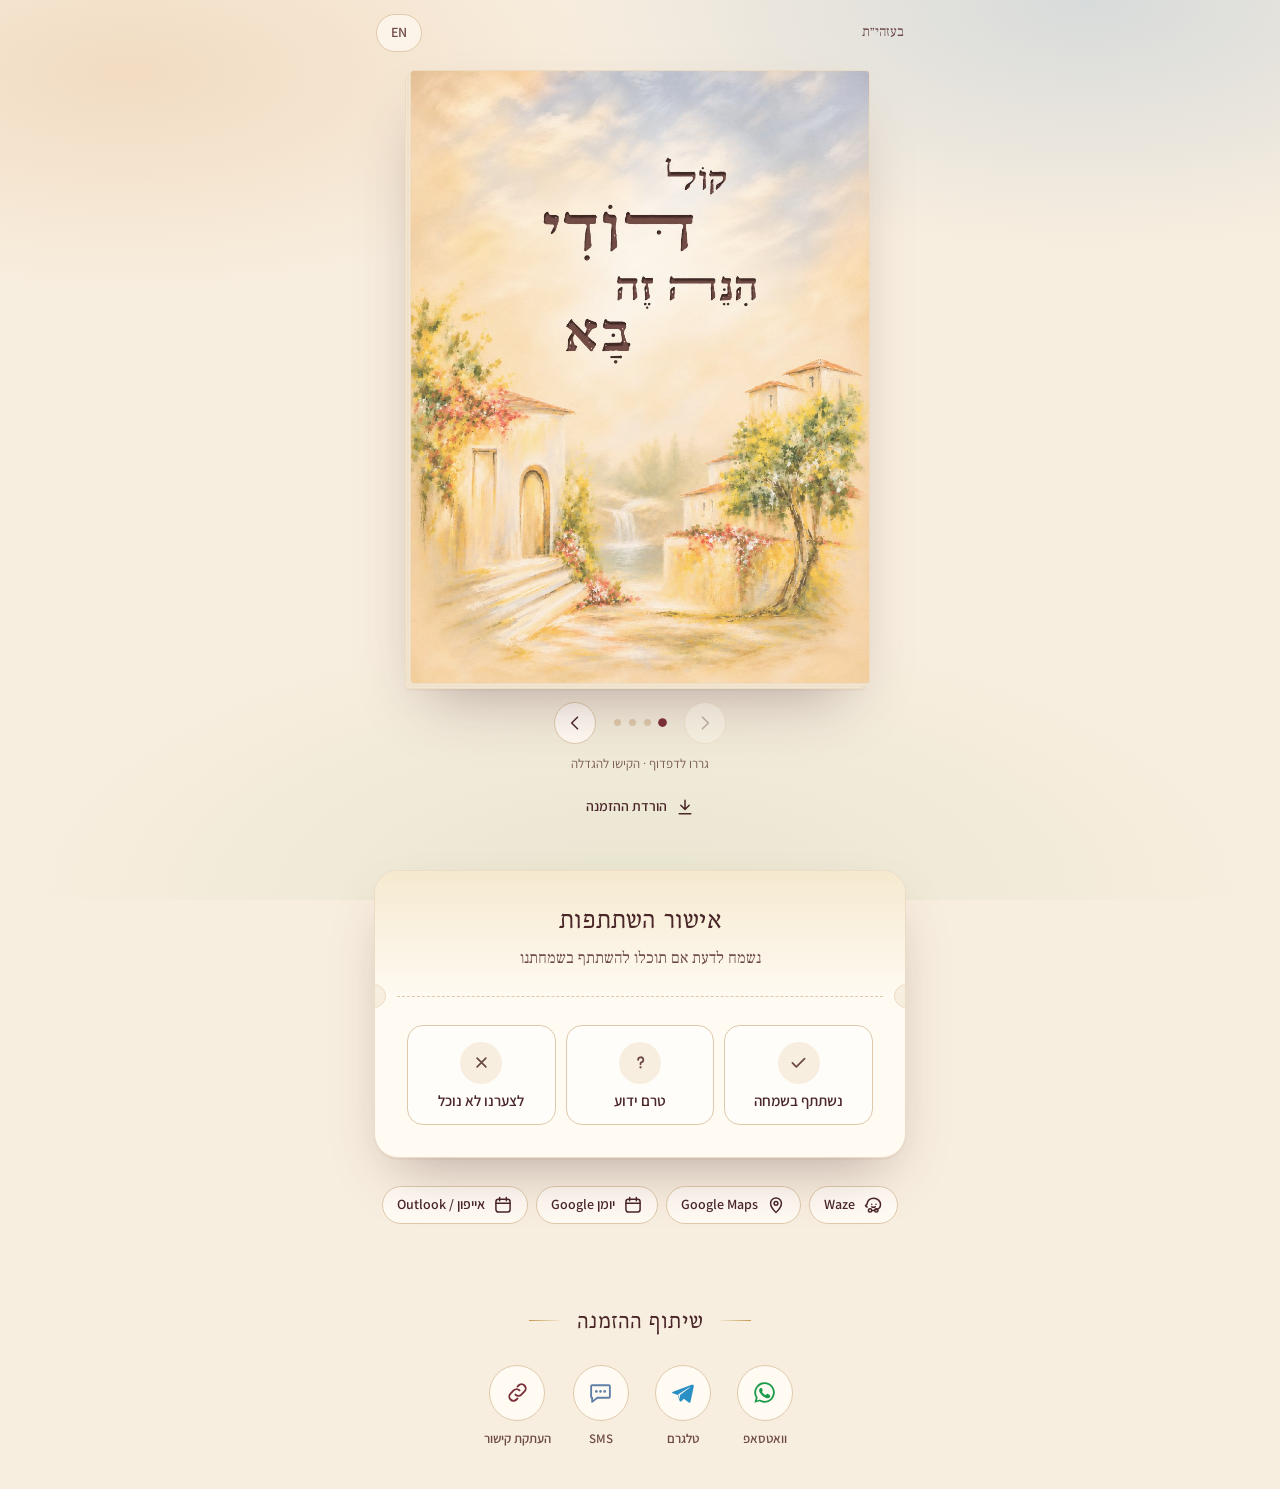
<file: wedding/index.html>
<!doctype html>
<html lang="he" dir="rtl">
<head>
<meta charset="utf-8">
<meta name="viewport" content="width=device-width, initial-scale=1, viewport-fit=cover">
<!-- meta:start (generated by tools/build.mjs from config.js) -->
<title>חתונת טוביה נעם ושפרה</title>
<meta name="description" content="יום שלישי, י״ט טבת ה׳תשפ״ז · גן האירועים ׳אלה׳. לעיון בהזמנה ולאישור השתתפות">
<meta property="og:type" content="website">
<meta property="og:locale" content="he_IL">
<meta property="og:title" content="חתונת טוביה נעם ושפרה">
<meta property="og:description" content="יום שלישי, י״ט טבת ה׳תשפ״ז · גן האירועים ׳אלה׳. לעיון בהזמנה ולאישור השתתפות">
<meta property="og:url" content="https://tuvyanoam-code.github.io/---/">
<meta property="og:image" content="https://tuvyanoam-code.github.io/---/invitation/og.jpg?v=2067aab7a6">
<meta property="og:image:width" content="1200">
<meta property="og:image:height" content="630">
<meta name="twitter:card" content="summary_large_image">
<link rel="alternate" hreflang="he" href="https://tuvyanoam-code.github.io/---/">
<link rel="alternate" hreflang="en" href="https://tuvyanoam-code.github.io/---/en.html">
<!-- meta:end -->
<meta name="robots" content="noindex, nofollow">
<meta name="theme-color" content="#f7ecdc">
<link rel="icon" href="favicon.svg" type="image/svg+xml">
<link rel="preconnect" href="https://fonts.googleapis.com">
<link rel="preconnect" href="https://fonts.gstatic.com" crossorigin>
<link rel="stylesheet" href="https://fonts.googleapis.com/css2?family=Assistant:wght@400;600;700&family=Bellefair&family=Cormorant+Infant:ital,wght@0,400;0,500;0,600;1,400&family=Frank+Ruhl+Libre:wght@400;500;700&display=swap">
<link rel="stylesheet" href="css/base.css">
<link rel="stylesheet" href="css/guest.css">
<script src="config.js"></script>
<script>
  /* Pick the language before anything paints: ?lang= → saved choice → this page's language → config default. */
  (function () {
    var d = document.documentElement, l = '';
    try { l = new URLSearchParams(location.search).get('lang') || ''; } catch (e) {}
    if (l !== 'he' && l !== 'en') { try { l = JSON.parse(localStorage.getItem('wedding-lang')) || ''; } catch (e) {} }
    if (l !== 'he' && l !== 'en') l = d.getAttribute('data-page-lang') || (window.WEDDING && window.WEDDING.defaultLang) || 'he';
    d.lang = l;
    d.dir = l === 'en' ? 'ltr' : 'rtl';
    d.classList.add('i18n-pending');
    setTimeout(function () { d.classList.remove('i18n-pending'); }, 3000);
  })();
</script>
<script src="invitation/pages.js" onerror="window.INVITATION_PAGES=null"></script>
<script src="js/i18n.js" defer></script>
<script src="js/util.js" defer></script>
<script src="js/api.js" defer></script>
<script src="js/guest.js" defer></script>
</head>
<body>

<div class="wash" aria-hidden="true"></div>

<main class="page">

  <div class="topline">
    <p class="bsd" data-i18n="g.bsd"></p>
    <button class="lang-toggle" type="button" data-lang-toggle></button>
  </div>
  <p class="greeting" id="greeting" hidden></p>

  <!-- The invitation itself is the page: no retyped copy of it. -->
  <section class="invitation" aria-labelledby="pageTitle">
    <h1 class="sr-only" id="pageTitle"></h1>
    <div class="book" id="book" tabindex="0" role="group"></div>
    <div class="book-nav" id="bookNav" hidden>
      <button class="nav-btn" type="button" id="prevPage"></button>
      <span class="dots" id="dots" aria-hidden="true"></span>
      <span class="sr-only" id="pageStatus" aria-live="polite"></span>
      <button class="nav-btn" type="button" id="nextPage"></button>
    </div>
    <p class="book-hint" id="bookHint"></p>
    <div class="invite-actions">
      <a class="btn btn-sm btn-ghost" id="downloadPdf" download></a>
    </div>
  </section>

  <section class="rsvp" id="rsvp" aria-labelledby="rsvpTitle">
    <div class="rsvp-card">
      <div class="rsvp-head">
        <h2 id="rsvpTitle" data-i18n="g.rsvpTitle"></h2>
        <p class="rsvp-sub" id="rsvpSub"></p>
      </div>

      <form id="rsvpForm" novalidate>
        <fieldset class="choices">
          <legend class="sr-only" data-i18n="g.question"></legend>
          <label class="choice c-yes">
            <input type="radio" name="status" value="yes">
            <span class="choice-ico"></span>
            <span class="choice-label" data-i18n="g.yes"></span>
          </label>
          <label class="choice c-maybe">
            <input type="radio" name="status" value="maybe">
            <span class="choice-ico"></span>
            <span class="choice-label" data-i18n="g.maybe"></span>
          </label>
          <label class="choice c-no">
            <input type="radio" name="status" value="no">
            <span class="choice-ico"></span>
            <span class="choice-label" data-i18n="g.no"></span>
          </label>
        </fieldset>

        <div class="rsvp-fields" id="rsvpFields">
          <label class="field">
            <span data-i18n="g.name"></span>
            <input class="input" name="name" id="name" autocomplete="name" data-i18n-ph="g.namePh" maxlength="80" required>
          </label>

          <div class="field" id="countField">
            <span id="countLabel" data-i18n="g.howMany"></span>
            <div class="stepper" role="group" aria-labelledby="countLabel">
              <button type="button" class="step" data-step="1" data-i18n-aria="g.addGuest"></button>
              <output class="count" id="count" aria-live="polite">2</output>
              <button type="button" class="step" data-step="-1" data-i18n-aria="g.removeGuest"></button>
            </div>
            <p class="count-words" id="countWords"></p>
          </div>

          <label class="field" id="phoneField">
            <span><span data-i18n="g.phone"></span> <em class="opt" data-i18n="g.optional"></em></span>
            <input class="input" name="phone" id="phone" type="tel" inputmode="tel" autocomplete="tel" placeholder="050-0000000" maxlength="30" dir="ltr">
          </label>

          <label class="field" id="noteField">
            <span><span data-i18n="g.note"></span> <em class="opt" data-i18n="g.optional"></em></span>
            <textarea class="input" name="note" id="note" maxlength="600" data-i18n-ph="g.notePh"></textarea>
          </label>

          <button class="btn btn-primary btn-block submit" type="submit" id="submitBtn"></button>
          <p class="form-error" id="formError" role="alert" hidden></p>
        </div>
      </form>

      <div class="thanks" id="thanks" hidden tabindex="-1">
        <div class="thanks-badge" id="thanksBadge"></div>
        <h3 id="thanksTitle"></h3>
        <p id="thanksText"></p>
        <div class="thanks-actions">
          <button class="btn btn-sm" type="button" id="editRsvp"></button>
          <a class="btn btn-sm" id="thanksCalendar" target="_blank" rel="noopener"></a>
        </div>
      </div>
    </div>
  </section>

  <section class="practical" data-i18n-aria="g.practical">
    <div class="practical-row" id="practical"></div>
  </section>

  <section class="share" aria-labelledby="shareTitle">
    <h2 class="section-title" id="shareTitle"><span data-i18n="g.shareTitle"></span></h2>
    <div class="share-row" id="shareRow"></div>
  </section>

</main>

<a class="float-cta" id="floatCta" href="#rsvp" hidden data-i18n="g.cta"></a>

<div class="viewer" id="viewer" role="dialog" aria-modal="true" aria-labelledby="inviteTitle" hidden>
  <div class="viewer-bar">
    <button class="vbtn" type="button" id="vClose" data-i18n-aria="g.close"></button>
    <span class="viewer-pages" id="vPages"></span>
    <div class="viewer-tools">
      <button class="vbtn" type="button" id="vZoomOut" data-i18n-aria="g.zoomOut"></button>
      <button class="vbtn" type="button" id="vZoomIn" data-i18n-aria="g.zoomIn"></button>
      <a class="vbtn" id="vDownload" data-i18n-aria="g.download" download></a>
      <button class="vbtn" type="button" id="vShare" data-i18n-aria="g.share"></button>
    </div>
  </div>
  <div class="viewer-scroll" id="vScroll">
    <div class="viewer-pages-wrap" id="vWrap"></div>
  </div>
</div>

<canvas class="confetti" id="confetti" aria-hidden="true"></canvas>
</body>
</html>
</file>
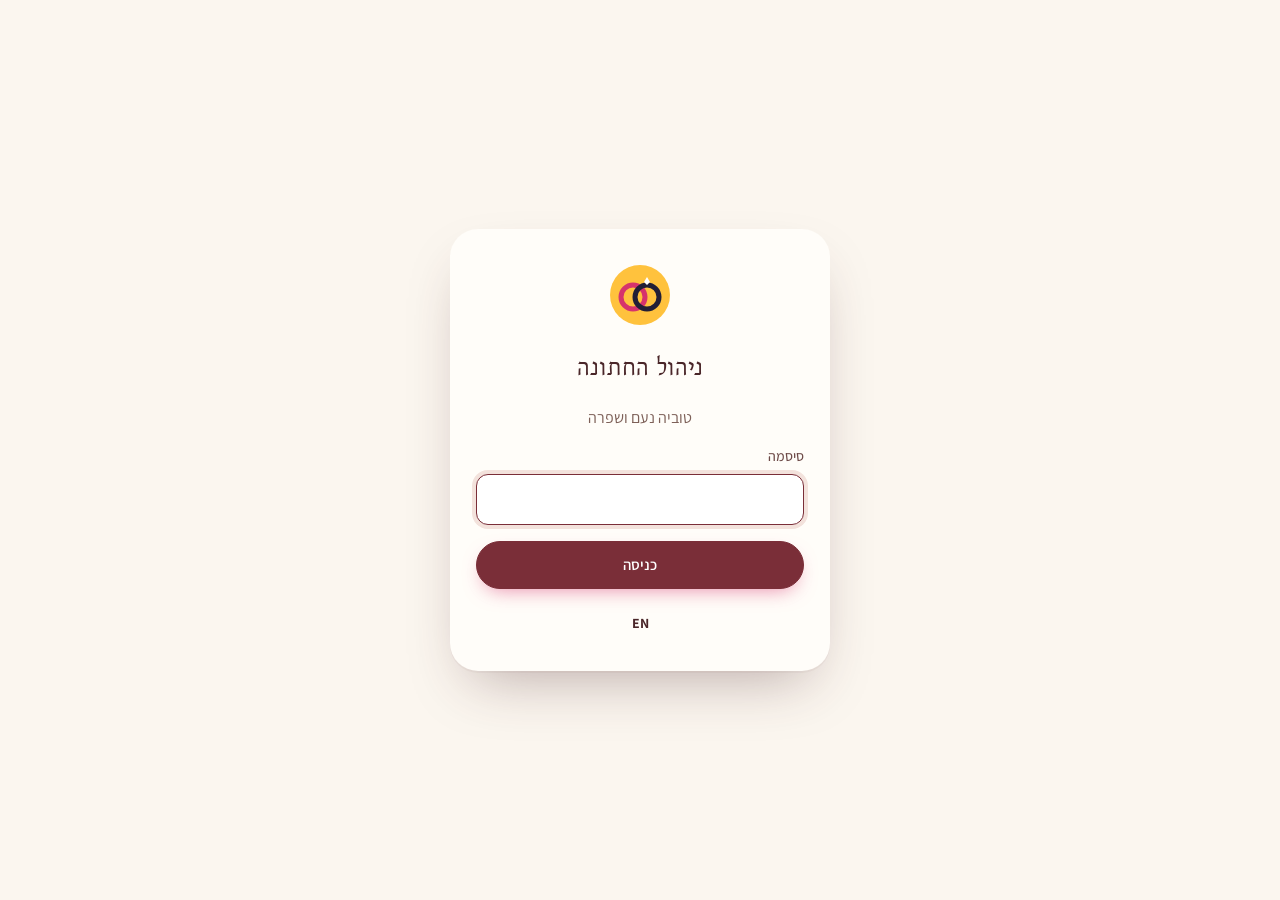
<file: wedding/admin.html>
<!doctype html>
<html lang="he" dir="rtl">
<head>
<meta charset="utf-8">
<meta name="viewport" content="width=device-width, initial-scale=1, viewport-fit=cover">
<meta name="robots" content="noindex, nofollow">
<title>ניהול החתונה · Wedding admin</title>
<meta name="theme-color" content="#f7ecdc">
<link rel="icon" href="favicon.svg" type="image/svg+xml">
<link rel="preconnect" href="https://fonts.googleapis.com">
<link rel="preconnect" href="https://fonts.gstatic.com" crossorigin>
<link rel="stylesheet" href="https://fonts.googleapis.com/css2?family=Assistant:wght@400;600;700&family=Bellefair&family=Cormorant+Infant:ital,wght@0,400;0,500;0,600;1,400&family=Frank+Ruhl+Libre:wght@400;500;700&display=swap">
<link rel="stylesheet" href="css/base.css">
<link rel="stylesheet" href="css/admin.css">
<script src="config.js"></script>
<script>
  /* Theme and language before anything paints. */
  (function () {
    var d = document.documentElement, l = '';
    try { var t = localStorage.getItem('wedding-admin-theme'); if (t) d.setAttribute('data-theme', JSON.parse(t)); } catch (e) {}
    try { l = new URLSearchParams(location.search).get('lang') || ''; } catch (e) {}
    if (l !== 'he' && l !== 'en') { try { l = JSON.parse(localStorage.getItem('wedding-lang')) || ''; } catch (e) {} }
    if (l !== 'he' && l !== 'en') l = (window.WEDDING && window.WEDDING.defaultLang) || 'he';
    d.lang = l;
    d.dir = l === 'en' ? 'ltr' : 'rtl';
    d.classList.add('i18n-pending');
    setTimeout(function () { d.classList.remove('i18n-pending'); }, 3000);
  })();
</script>
<script src="invitation/pages.js" onerror="window.INVITATION_PAGES=null"></script>
<script src="js/i18n.js" defer></script>
<script src="js/util.js" defer></script>
<script src="js/api.js" defer></script>
<script src="vendor/qrcode.js" defer></script>
<script src="js/charts.js" defer></script>
<script src="js/admin.js" defer></script>
</head>
<body class="admin">

<!-- ============ login ============ -->
<div class="login" id="login" hidden>
  <form class="login-card" id="loginForm">
    <div class="login-mark" aria-hidden="true"></div>
    <h1 data-i18n="a.title"></h1>
    <p class="muted" id="loginCouple"></p>
    <label class="field">
      <span data-i18n="a.password"></span>
      <input class="input" type="password" id="password" autocomplete="current-password" required>
    </label>
    <button class="btn btn-primary btn-block" type="submit" id="loginBtn" data-i18n="a.login"></button>
    <p class="form-error" id="loginError" role="alert" hidden></p>
    <button class="btn btn-ghost btn-sm lang-btn" type="button" data-lang-toggle></button>
  </form>
</div>

<!-- ============ app ============ -->
<div class="shell" id="app" hidden>
  <header class="topbar">
    <div class="brand">
      <span class="brand-mark" aria-hidden="true"></span>
      <div>
        <b id="brandCouple"></b>
        <small id="brandSub"></small>
      </div>
    </div>
    <nav class="tabs" role="tablist" id="tabs" data-i18n-aria="a.screens"></nav>
    <div class="top-actions">
      <span class="updated" id="updated" aria-live="polite"></span>
      <button class="btn btn-ghost btn-icon btn-sm" type="button" id="refreshBtn" data-i18n-title="a.refresh" data-i18n-aria="a.refresh"></button>
      <a class="btn btn-ghost btn-icon btn-sm" id="sheetBtn" target="_blank" rel="noopener" data-i18n-title="a.sheet" data-i18n-aria="a.sheet" hidden></a>
      <a class="btn btn-ghost btn-icon btn-sm" id="siteBtn" href="./" target="_blank" rel="noopener" data-i18n-title="a.site" data-i18n-aria="a.site"></a>
      <button class="btn btn-ghost btn-icon btn-sm" type="button" id="themeBtn" data-i18n-title="a.theme" data-i18n-aria="a.theme"></button>
      <button class="btn btn-ghost btn-sm lang-btn" type="button" data-lang-toggle></button>
      <button class="btn btn-ghost btn-icon btn-sm" type="button" id="logoutBtn" data-i18n-title="a.logout" data-i18n-aria="a.logout" hidden></button>
    </div>
  </header>

  <div class="demo-banner" id="demoBanner" hidden>
    <p><b data-i18n="a.demoB"></b> <span data-i18n="a.demo"></span></p>
    <div class="demo-actions">
      <button class="btn btn-sm" type="button" id="seedBtn" data-i18n="a.seed"></button>
      <button class="btn btn-sm btn-ghost" type="button" id="resetBtn" data-i18n="a.reset"></button>
    </div>
  </div>

  <main class="main">

    <!-- overview -->
    <section class="view" data-view="overview" aria-labelledby="t-overview">
      <h1 class="sr-only" id="t-overview" data-i18n="a.t.overview"></h1>
      <div class="ov-top">
        <article class="card hero-card">
          <p class="eyebrow" data-i18n="a.confirmed"></p>
          <p class="hero-num"><span id="heroNum">0</span><small id="heroUnit"></small></p>
          <p class="hero-sub" id="heroSub"></p>
          <div class="meter" id="heroMeter" hidden><span></span></div>
        </article>
        <div class="tiles" id="tiles"></div>
      </div>

      <div class="grid-2">
        <article class="card">
          <header class="card-head"><h2 data-i18n="a.cReplies"></h2><p class="muted" id="segNote"></p></header>
          <div id="segChart"></div>
        </article>
        <article class="card">
          <header class="card-head"><h2 data-i18n="a.cFunnel"></h2><p class="muted" data-i18n="a.cFunnelSub"></p></header>
          <div id="funnelChart"></div>
        </article>
      </div>

      <div class="grid-2">
        <article class="card">
          <header class="card-head"><h2 data-i18n="a.cLine"></h2><p class="muted" data-i18n="a.cLineSub"></p></header>
          <div id="lineChart" class="chart-box"></div>
        </article>
        <article class="card">
          <header class="card-head"><h2 data-i18n="a.cCols"></h2><p class="muted" data-i18n="a.cColsSub"></p></header>
          <div id="colChart" class="chart-box"></div>
        </article>
      </div>

      <div class="grid-3">
        <article class="card">
          <header class="card-head"><h2 data-i18n="a.cSrc"></h2><p class="muted" data-i18n="a.cSrcSub"></p></header>
          <div id="srcChart"></div>
          <p class="muted small" id="deviceNote"></p>
        </article>
        <article class="card">
          <header class="card-head"><h2 data-i18n="a.cSides"></h2><p class="muted" data-i18n="a.cSidesSub"></p></header>
          <div id="sidesBox"></div>
        </article>
        <article class="card">
          <header class="card-head"><h2 data-i18n="a.cNotes"></h2></header>
          <ul class="notes" id="notesBox"></ul>
        </article>
      </div>

      <article class="card">
        <header class="card-head row">
          <h2 data-i18n="a.cFeed"></h2>
          <button class="btn btn-sm btn-ghost" type="button" data-goto="activity" data-i18n="a.allActivity"></button>
        </header>
        <ul class="feed" id="recentFeed"></ul>
      </article>
    </section>

    <!-- rsvps -->
    <section class="view" data-view="rsvps" aria-labelledby="t-rsvps" hidden>
      <div class="view-head">
        <h1 id="t-rsvps" data-i18n="a.rsvpsTitle"></h1>
        <div class="view-actions">
          <button class="btn btn-sm" type="button" id="addRsvpBtn"></button>
          <button class="btn btn-sm" type="button" id="exportRsvpBtn"></button>
          <button class="btn btn-sm" type="button" id="printBtn"></button>
        </div>
      </div>
      <div class="toolbar">
        <label class="search"><span class="sr-only" data-i18n="a.search"></span><input class="input" type="search" id="rsvpSearch" data-i18n-ph="a.searchRsvp"></label>
        <div class="chips" id="rsvpChips" role="group" data-i18n-aria="a.filterReply"></div>
        <label class="sort"><span class="sr-only" data-i18n="a.sort"></span>
          <select class="input" id="rsvpSort">
            <option value="updated" data-i18n="a.sortNew"></option>
            <option value="name" data-i18n="a.sortName"></option>
            <option value="count" data-i18n="a.sortCount"></option>
          </select>
        </label>
      </div>
      <div class="card table-card">
        <table class="table" id="rsvpTable">
          <thead><tr><th data-i18n="a.th.name"></th><th data-i18n="a.th.reply"></th><th class="num" data-i18n="a.th.guests"></th><th data-i18n="a.th.phone"></th><th data-i18n="a.th.note"></th><th data-i18n="a.th.src"></th><th data-i18n="a.th.updated"></th><th><span class="sr-only" data-i18n="a.th.actions"></span></th></tr></thead>
          <tbody></tbody>
        </table>
        <p class="empty" id="rsvpEmpty" hidden></p>
      </div>
      <p class="table-total" id="rsvpTotal"></p>
    </section>

    <!-- guests -->
    <section class="view" data-view="guests" aria-labelledby="t-guests" hidden>
      <div class="view-head">
        <h1 id="t-guests" data-i18n="a.guestsTitle"></h1>
        <div class="view-actions">
          <button class="btn btn-sm btn-primary" type="button" id="sendQueueBtn"></button>
          <button class="btn btn-sm" type="button" id="addGuestBtn"></button>
          <button class="btn btn-sm" type="button" id="importBtn"></button>
          <button class="btn btn-sm" type="button" id="exportGuestsBtn"></button>
        </div>
      </div>
      <div class="pipeline" id="pipeline"></div>
      <div class="toolbar">
        <label class="search"><span class="sr-only" data-i18n="a.search"></span><input class="input" type="search" id="guestSearch" data-i18n-ph="a.searchGuest"></label>
        <label class="sort"><span class="sr-only" data-i18n="a.th.side"></span><select class="input" id="sideFilter"></select></label>
      </div>
      <div class="card table-card">
        <table class="table" id="guestTable">
          <thead><tr><th data-i18n="a.th.name"></th><th data-i18n="a.th.state"></th><th data-i18n="a.th.phone"></th><th data-i18n="a.th.side"></th><th class="num" data-i18n="a.th.invited"></th><th data-i18n="a.th.send"></th></tr></thead>
          <tbody></tbody>
        </table>
        <div class="empty" id="guestEmpty" hidden></div>
      </div>
      <p class="table-total" id="guestTotal"></p>
    </section>

    <!-- share -->
    <section class="view" data-view="share" aria-labelledby="t-share" hidden>
      <div class="view-head"><h1 id="t-share" data-i18n="a.shareTitle"></h1></div>
      <div class="grid-2 share-grid">
        <div class="stack">
          <article class="card">
            <header class="card-head"><h2 data-i18n="a.linkCard"></h2><p class="muted" data-i18n="a.linkCardSub"></p></header>
            <div class="field">
              <span data-i18n="a.msgLang"></span>
              <div class="seg-control seg-2" id="shareLang" role="radiogroup">
                <label><input type="radio" name="shareLang" value="he"><span data-i18n="lang.he" lang="he"></span></label>
                <label><input type="radio" name="shareLang" value="en"><span data-i18n="lang.en" lang="en"></span></label>
              </div>
            </div>
            <div class="linkbox">
              <code id="shareLink" dir="ltr"></code>
              <button class="btn btn-sm" type="button" id="copyLinkBtn"></button>
            </div>
            <label class="field">
              <span data-i18n="a.msg"></span>
              <textarea class="input" id="shareMsg" rows="5"></textarea>
            </label>
            <p class="muted small" data-i18n="a.msgHelp"></p>
            <div class="share-btns" id="shareBtns"></div>
            <button class="btn btn-sm btn-ghost" type="button" id="resetMsgBtn" data-i18n="a.resetMsg"></button>
          </article>
          <article class="card">
            <header class="card-head"><h2 data-i18n="a.personalCard"></h2></header>
            <p class="muted" data-i18n="a.personalText"></p>
            <div class="row-actions start"><button class="btn btn-sm" type="button" data-goto="guests" data-i18n="a.toGuests"></button></div>
          </article>
        </div>
        <div class="stack">
          <article class="card">
            <header class="card-head"><h2 data-i18n="a.waPreview"></h2></header>
            <div class="wa-preview">
              <div class="wa-bubble" id="waBubble">
                <div class="wa-card">
                  <img id="ogImg" alt="" loading="lazy">
                  <div class="wa-meta"><b id="ogTitle"></b><span id="ogDesc"></span><small dir="ltr" id="ogHost"></small></div>
                </div>
                <p class="wa-text" id="waText"></p>
              </div>
            </div>
          </article>
          <article class="card qr-card">
            <header class="card-head"><h2 data-i18n="a.qr"></h2><p class="muted" data-i18n="a.qrSub"></p></header>
            <div class="qr" id="qrBox"></div>
            <div class="row-actions">
              <button class="btn btn-sm" type="button" id="qrDownload"></button>
            </div>
          </article>
        </div>
      </div>
    </section>

    <!-- activity -->
    <section class="view" data-view="activity" aria-labelledby="t-activity" hidden>
      <div class="view-head">
        <h1 id="t-activity" data-i18n="a.activityTitle"></h1>
        <div class="view-actions"><button class="btn btn-sm" type="button" id="exportEventsBtn"></button></div>
      </div>
      <div class="toolbar">
        <label class="sort"><span class="sr-only" data-i18n="a.eventType"></span><select class="input" id="eventFilter"></select></label>
      </div>
      <article class="card">
        <ul class="feed" id="activityFeed"></ul>
        <button class="btn btn-sm btn-block more-btn" type="button" id="moreEvents" data-i18n="a.more" hidden></button>
      </article>
    </section>
  </main>

  <nav class="bottom-tabs" id="bottomTabs" data-i18n-aria="a.screens"></nav>
</div>

<!-- ============ dialogs ============ -->
<dialog class="dialog" id="rsvpDialog">
  <form method="dialog" class="dialog-body" id="rsvpEditForm">
    <h2 id="rsvpDialogTitle"></h2>
    <label class="field"><span data-i18n="a.f.name"></span><input class="input" name="name" required maxlength="80"></label>
    <div class="field"><span data-i18n="a.f.reply"></span>
      <div class="seg-control">
        <label><input type="radio" name="status" value="yes" checked><span data-i18n="a.s.yes"></span></label>
        <label><input type="radio" name="status" value="maybe"><span data-i18n="a.s.maybe"></span></label>
        <label><input type="radio" name="status" value="no"><span data-i18n="a.s.no"></span></label>
      </div>
    </div>
    <label class="field"><span data-i18n="a.f.count"></span><input class="input" name="count" type="number" min="1" max="50" value="2" inputmode="numeric"></label>
    <label class="field"><span data-i18n="a.f.phone"></span><input class="input" name="phone" type="tel" dir="ltr" maxlength="30"></label>
    <label class="field"><span data-i18n="a.f.note"></span><textarea class="input" name="note" maxlength="600"></textarea></label>
    <div class="dialog-actions">
      <button class="btn btn-primary" value="save" type="submit" data-i18n="a.saveBtn"></button>
      <button class="btn btn-ghost" value="cancel" type="button" data-close data-i18n="a.cancel"></button>
    </div>
  </form>
</dialog>

<dialog class="dialog" id="guestDialog">
  <form method="dialog" class="dialog-body" id="guestEditForm">
    <h2 id="guestDialogTitle"></h2>
    <label class="field"><span data-i18n="a.f.gname"></span><input class="input" name="name" required maxlength="80" data-i18n-ph="a.f.gnamePh"></label>
    <label class="field"><span data-i18n="a.f.phone"></span><input class="input" name="phone" type="tel" dir="ltr" maxlength="30" placeholder="050-0000000"></label>
    <div class="field-row">
      <label class="field"><span data-i18n="a.f.side"></span><select class="input" name="side"></select></label>
      <label class="field"><span data-i18n="a.f.invited"></span><input class="input" name="invited" type="number" min="0" max="50" value="2" inputmode="numeric"></label>
    </div>
    <div class="field"><span data-i18n="a.f.lang"></span>
      <div class="seg-control seg-2">
        <label><input type="radio" name="lang" value="he" checked><span data-i18n="lang.he" lang="he"></span></label>
        <label><input type="radio" name="lang" value="en"><span data-i18n="lang.en" lang="en"></span></label>
      </div>
    </div>
    <label class="field"><span data-i18n="a.f.notes"></span><input class="input" name="notes" maxlength="300"></label>
    <div class="dialog-actions">
      <button class="btn btn-primary" value="save" type="submit" data-i18n="a.saveBtn"></button>
      <button class="btn btn-ghost" value="cancel" type="button" data-close data-i18n="a.cancel"></button>
    </div>
  </form>
</dialog>

<dialog class="dialog" id="importDialog">
  <form method="dialog" class="dialog-body" id="importForm">
    <h2 data-i18n="a.importTitle"></h2>
    <p class="muted" data-i18n="a.importHelp"></p>
    <textarea class="input mono" id="importText" rows="8" dir="auto" placeholder="משפחת כהן	050-1234567	4&#10;The Smith family, 0527654321, 2, en&#10;דנה"></textarea>
    <label class="btn btn-sm file-btn"><input type="file" id="importFile" accept=".csv,.txt,.tsv,text/csv,text/plain"><span data-i18n="a.importFile"></span></label>
    <p class="import-preview" id="importPreview"></p>
    <div class="dialog-actions">
      <button class="btn btn-primary" value="save" type="submit" id="importGo" data-i18n="a.importGo" disabled></button>
      <button class="btn btn-ghost" value="cancel" type="button" data-close data-i18n="a.cancel"></button>
    </div>
  </form>
</dialog>

<dialog class="dialog" id="queueDialog">
  <div class="dialog-body">
    <h2 data-i18n="a.sendQueue"></h2>
    <p class="muted" id="queueInfo"></p>
    <div class="queue-card" id="queueCard"></div>
    <div class="dialog-actions">
      <button class="btn btn-ghost" type="button" data-close data-i18n="a.finish"></button>
    </div>
  </div>
</dialog>

<div class="tooltip" id="tooltip" role="tooltip" hidden></div>
</body>
</html>
</file>
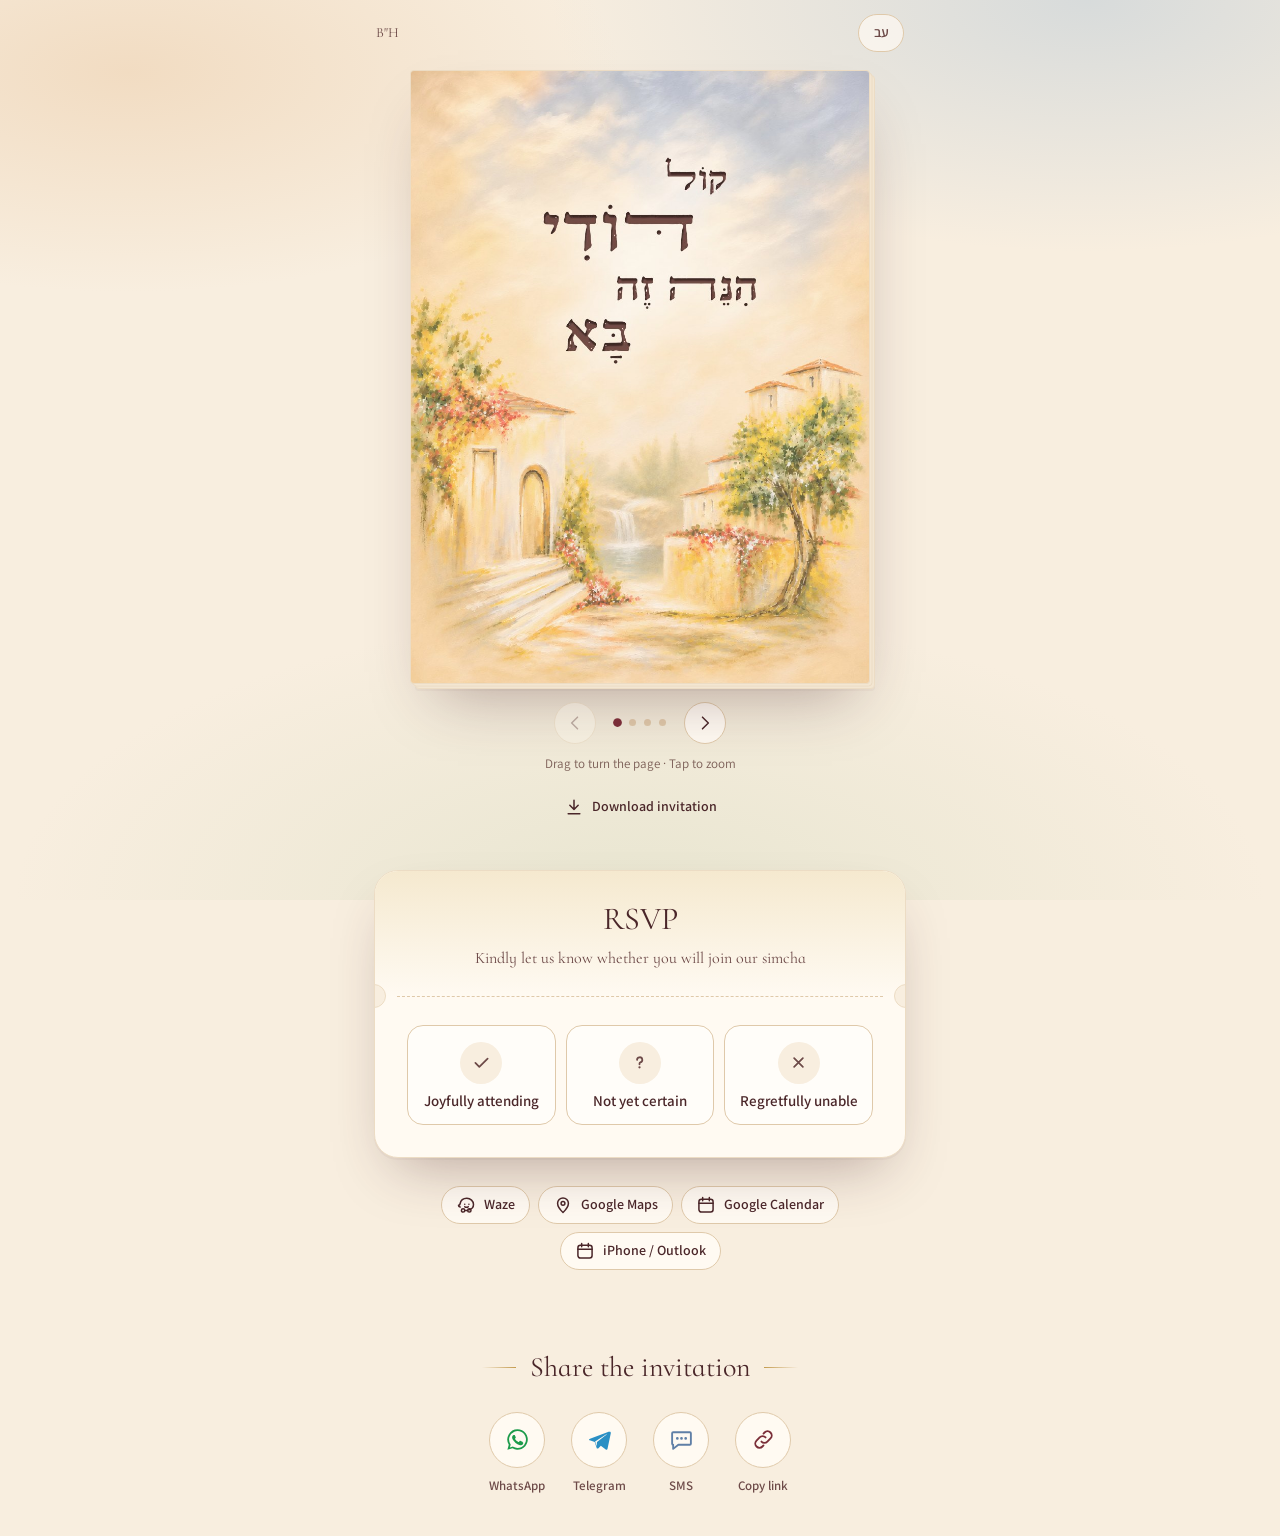
<file: wedding/en.html>
<!doctype html>
<!-- generated by tools/build.mjs from index.html — edit index.html, not this file -->
<html lang="en" dir="ltr" data-page-lang="en">
<head>
<meta charset="utf-8">
<meta name="viewport" content="width=device-width, initial-scale=1, viewport-fit=cover">
<!-- meta:start (generated by tools/build.mjs from config.js) -->
<title>The Wedding of Tuvya Noam &amp; Shifra</title>
<meta name="description" content="Tuesday, December 29, 2026 · Ela Events. View the invitation and RSVP">
<meta property="og:type" content="website">
<meta property="og:locale" content="en_US">
<meta property="og:title" content="The Wedding of Tuvya Noam &amp; Shifra">
<meta property="og:description" content="Tuesday, December 29, 2026 · Ela Events. View the invitation and RSVP">
<meta property="og:url" content="https://tuvyanoam-code.github.io/---/en.html">
<meta property="og:image" content="https://tuvyanoam-code.github.io/---/invitation/og-en.jpg?v=2067aab7a6">
<meta property="og:image:width" content="1200">
<meta property="og:image:height" content="630">
<meta name="twitter:card" content="summary_large_image">
<link rel="alternate" hreflang="he" href="https://tuvyanoam-code.github.io/---/">
<link rel="alternate" hreflang="en" href="https://tuvyanoam-code.github.io/---/en.html">
<!-- meta:end -->
<meta name="robots" content="noindex, nofollow">
<meta name="theme-color" content="#f7ecdc">
<link rel="icon" href="favicon.svg" type="image/svg+xml">
<link rel="preconnect" href="https://fonts.googleapis.com">
<link rel="preconnect" href="https://fonts.gstatic.com" crossorigin>
<link rel="stylesheet" href="https://fonts.googleapis.com/css2?family=Assistant:wght@400;600;700&family=Bellefair&family=Cormorant+Infant:ital,wght@0,400;0,500;0,600;1,400&family=Frank+Ruhl+Libre:wght@400;500;700&display=swap">
<link rel="stylesheet" href="css/base.css">
<link rel="stylesheet" href="css/guest.css">
<script src="config.js"></script>
<script>
  /* Pick the language before anything paints: ?lang= → saved choice → this page's language → config default. */
  (function () {
    var d = document.documentElement, l = '';
    try { l = new URLSearchParams(location.search).get('lang') || ''; } catch (e) {}
    if (l !== 'he' && l !== 'en') { try { l = JSON.parse(localStorage.getItem('wedding-lang')) || ''; } catch (e) {} }
    if (l !== 'he' && l !== 'en') l = d.getAttribute('data-page-lang') || (window.WEDDING && window.WEDDING.defaultLang) || 'he';
    d.lang = l;
    d.dir = l === 'en' ? 'ltr' : 'rtl';
    d.classList.add('i18n-pending');
    setTimeout(function () { d.classList.remove('i18n-pending'); }, 3000);
  })();
</script>
<script src="invitation/pages.js" onerror="window.INVITATION_PAGES=null"></script>
<script src="js/i18n.js" defer></script>
<script src="js/util.js" defer></script>
<script src="js/api.js" defer></script>
<script src="js/guest.js" defer></script>
</head>
<body>

<div class="wash" aria-hidden="true"></div>

<main class="page">

  <div class="topline">
    <p class="bsd" data-i18n="g.bsd"></p>
    <button class="lang-toggle" type="button" data-lang-toggle></button>
  </div>
  <p class="greeting" id="greeting" hidden></p>

  <!-- The invitation itself is the page: no retyped copy of it. -->
  <section class="invitation" aria-labelledby="pageTitle">
    <h1 class="sr-only" id="pageTitle"></h1>
    <div class="book" id="book" tabindex="0" role="group"></div>
    <div class="book-nav" id="bookNav" hidden>
      <button class="nav-btn" type="button" id="prevPage"></button>
      <span class="dots" id="dots" aria-hidden="true"></span>
      <span class="sr-only" id="pageStatus" aria-live="polite"></span>
      <button class="nav-btn" type="button" id="nextPage"></button>
    </div>
    <p class="book-hint" id="bookHint"></p>
    <div class="invite-actions">
      <a class="btn btn-sm btn-ghost" id="downloadPdf" download></a>
    </div>
  </section>

  <section class="rsvp" id="rsvp" aria-labelledby="rsvpTitle">
    <div class="rsvp-card">
      <div class="rsvp-head">
        <h2 id="rsvpTitle" data-i18n="g.rsvpTitle"></h2>
        <p class="rsvp-sub" id="rsvpSub"></p>
      </div>

      <form id="rsvpForm" novalidate>
        <fieldset class="choices">
          <legend class="sr-only" data-i18n="g.question"></legend>
          <label class="choice c-yes">
            <input type="radio" name="status" value="yes">
            <span class="choice-ico"></span>
            <span class="choice-label" data-i18n="g.yes"></span>
          </label>
          <label class="choice c-maybe">
            <input type="radio" name="status" value="maybe">
            <span class="choice-ico"></span>
            <span class="choice-label" data-i18n="g.maybe"></span>
          </label>
          <label class="choice c-no">
            <input type="radio" name="status" value="no">
            <span class="choice-ico"></span>
            <span class="choice-label" data-i18n="g.no"></span>
          </label>
        </fieldset>

        <div class="rsvp-fields" id="rsvpFields">
          <label class="field">
            <span data-i18n="g.name"></span>
            <input class="input" name="name" id="name" autocomplete="name" data-i18n-ph="g.namePh" maxlength="80" required>
          </label>

          <div class="field" id="countField">
            <span id="countLabel" data-i18n="g.howMany"></span>
            <div class="stepper" role="group" aria-labelledby="countLabel">
              <button type="button" class="step" data-step="1" data-i18n-aria="g.addGuest"></button>
              <output class="count" id="count" aria-live="polite">2</output>
              <button type="button" class="step" data-step="-1" data-i18n-aria="g.removeGuest"></button>
            </div>
            <p class="count-words" id="countWords"></p>
          </div>

          <label class="field" id="phoneField">
            <span><span data-i18n="g.phone"></span> <em class="opt" data-i18n="g.optional"></em></span>
            <input class="input" name="phone" id="phone" type="tel" inputmode="tel" autocomplete="tel" placeholder="050-0000000" maxlength="30" dir="ltr">
          </label>

          <label class="field" id="noteField">
            <span><span data-i18n="g.note"></span> <em class="opt" data-i18n="g.optional"></em></span>
            <textarea class="input" name="note" id="note" maxlength="600" data-i18n-ph="g.notePh"></textarea>
          </label>

          <button class="btn btn-primary btn-block submit" type="submit" id="submitBtn"></button>
          <p class="form-error" id="formError" role="alert" hidden></p>
        </div>
      </form>

      <div class="thanks" id="thanks" hidden tabindex="-1">
        <div class="thanks-badge" id="thanksBadge"></div>
        <h3 id="thanksTitle"></h3>
        <p id="thanksText"></p>
        <div class="thanks-actions">
          <button class="btn btn-sm" type="button" id="editRsvp"></button>
          <a class="btn btn-sm" id="thanksCalendar" target="_blank" rel="noopener"></a>
        </div>
      </div>
    </div>
  </section>

  <section class="practical" data-i18n-aria="g.practical">
    <div class="practical-row" id="practical"></div>
  </section>

  <section class="share" aria-labelledby="shareTitle">
    <h2 class="section-title" id="shareTitle"><span data-i18n="g.shareTitle"></span></h2>
    <div class="share-row" id="shareRow"></div>
  </section>

</main>

<a class="float-cta" id="floatCta" href="#rsvp" hidden data-i18n="g.cta"></a>

<div class="viewer" id="viewer" role="dialog" aria-modal="true" aria-labelledby="inviteTitle" hidden>
  <div class="viewer-bar">
    <button class="vbtn" type="button" id="vClose" data-i18n-aria="g.close"></button>
    <span class="viewer-pages" id="vPages"></span>
    <div class="viewer-tools">
      <button class="vbtn" type="button" id="vZoomOut" data-i18n-aria="g.zoomOut"></button>
      <button class="vbtn" type="button" id="vZoomIn" data-i18n-aria="g.zoomIn"></button>
      <a class="vbtn" id="vDownload" data-i18n-aria="g.download" download></a>
      <button class="vbtn" type="button" id="vShare" data-i18n-aria="g.share"></button>
    </div>
  </div>
  <div class="viewer-scroll" id="vScroll">
    <div class="viewer-pages-wrap" id="vWrap"></div>
  </div>
</div>

<canvas class="confetti" id="confetti" aria-hidden="true"></canvas>
</body>
</html>
</file>
<file: wedding/css/base.css>
/* Tokens, reset and shared components for both pages. */
:root {
  color-scheme: light;
  /* Soft and refined: warm parchment, bordeaux ink, olive, soft gold */
  --paper: #f8eedf;
  --paper-2: #f1e3cd;
  --card: #fffaf2;
  --ink: #4a2629;
  --ink-2: #6d4a48;
  --muted: #7d6058;
  --line: #ecdcc4;
  --line-2: #dfc9aa;

  --berry: #7a2e38;        /* bordeaux: primary action, 9:1 with white */
  --berry-ink: #5f222b;
  --berry-soft: #f3e2dc;
  --sun: #c39a4e;          /* soft gold */
  --sun-soft: #f5e9cf;
  --mint: #7d8f5f;         /* olive / sage */
  --mint-soft: #e7ebd9;
  --sky: #8ea4b8;
  --sky-soft: #e4eaef;
  --lilac: #b78b8b;        /* dusty rose */
  --lilac-soft: #f3e3df;

  --ok-ink: #56693a;
  --no-ink: #8a3b46;
  --maybe-ink: #7d5a1c;

  --radius: 18px;
  --radius-sm: 12px;
  --shadow: 0 1px 0 rgba(74, 38, 41, 0.04), 0 10px 30px -14px rgba(74, 38, 41, 0.22);
  --shadow-lg: 0 2px 0 rgba(74, 38, 41, 0.04), 0 26px 60px -22px rgba(74, 38, 41, 0.38);
  --focus: 0 0 0 3px #fff, 0 0 0 5px var(--berry);

  --font: 'Assistant', system-ui, -apple-system, 'Segoe UI', Arial, sans-serif;
  --font-serif: 'Frank Ruhl Libre', 'Cormorant Infant', Georgia, serif;
  --font-display: 'Bellefair', 'Frank Ruhl Libre', Georgia, serif;
  --font-hand: var(--font-serif);
  --safe-b: env(safe-area-inset-bottom, 0px);
}
/* English: a classic serif in the same spirit */
html[lang='en'] {
  --font-serif: 'Cormorant Infant', Georgia, serif;
  --font-display: 'Cormorant Infant', Georgia, serif;
}

*,
*::before,
*::after {
  box-sizing: border-box;
}
html {
  -webkit-text-size-adjust: 100%;
  text-size-adjust: 100%;
}
body {
  margin: 0;
  background: var(--paper);
  color: var(--ink);
  font-family: var(--font);
  font-size: 16px;
  line-height: 1.55;
  -webkit-font-smoothing: antialiased;
  -webkit-tap-highlight-color: transparent;
}
img,
svg {
  display: block;
  max-width: 100%;
}
button,
input,
select,
textarea {
  font: inherit;
  color: inherit;
}
button {
  cursor: pointer;
}
a {
  color: inherit;
}
[hidden] {
  display: none !important;
}
/* Hidden for the moment it takes to put the chosen language's texts in place. */
html.i18n-pending body {
  visibility: hidden;
}
:focus-visible {
  outline: none;
  box-shadow: var(--focus);
}
.sr-only {
  position: absolute;
  width: 1px;
  height: 1px;
  padding: 0;
  margin: -1px;
  overflow: hidden;
  clip: rect(0, 0, 0, 0);
  white-space: nowrap;
  border: 0;
}

/* ---------- buttons ---------- */
.btn {
  --bg: var(--card);
  --fg: var(--ink);
  --bd: var(--line-2);
  display: inline-flex;
  align-items: center;
  justify-content: center;
  gap: 8px;
  min-height: 48px;
  padding: 0 20px;
  border-radius: 999px;
  border: 1.5px solid var(--bd);
  background: var(--bg);
  color: var(--fg);
  font-weight: 600;
  font-size: 15px;
  text-decoration: none;
  white-space: nowrap;
  transition: transform 0.15s ease, background-color 0.2s ease, box-shadow 0.2s ease, border-color 0.2s ease;
  user-select: none;
}
.btn svg {
  width: 20px;
  height: 20px;
  flex: none;
}
.btn:hover {
  border-color: var(--ink-2);
}
.btn:active {
  transform: scale(0.97);
}
.btn[disabled] {
  opacity: 0.5;
  pointer-events: none;
}
.btn-primary {
  --bg: var(--berry);
  --fg: #fff;
  --bd: var(--berry);
  box-shadow: 0 8px 20px -8px rgba(214, 51, 108, 0.6);
}
.btn-primary:hover {
  --bg: var(--berry-ink);
  border-color: var(--berry-ink);
}
.btn-ink {
  --bg: var(--ink);
  --fg: #fff;
  --bd: var(--ink);
}
.btn-ghost {
  --bg: transparent;
  --bd: transparent;
}
.btn-ghost:hover {
  --bg: rgba(34, 31, 54, 0.06);
  border-color: transparent;
}
.btn-sm {
  min-height: 38px;
  padding: 0 14px;
  font-size: 14px;
}
.btn-icon {
  width: 44px;
  min-height: 44px;
  padding: 0;
}
.btn-icon.btn-sm {
  width: 38px;
}
.btn-block {
  width: 100%;
}
.btn.loading {
  pointer-events: none;
  opacity: 0.85;
}
.btn.loading::after {
  content: '';
  width: 16px;
  height: 16px;
  border-radius: 50%;
  border: 2px solid currentColor;
  border-top-color: transparent;
  animation: btnspin 0.8s linear infinite;
}
@keyframes btnspin {
  to {
    transform: rotate(360deg);
  }
}

/* ---------- forms ---------- */
.field {
  display: grid;
  gap: 6px;
}
.field > span {
  font-size: 14px;
  font-weight: 500;
  color: var(--ink-2);
}
.field .opt {
  font-weight: 400;
  color: var(--muted);
}
.input {
  width: 100%;
  min-height: 50px;
  padding: 12px 16px;
  border-radius: var(--radius-sm);
  border: 1.5px solid var(--line-2);
  background: #fff;
  font-size: 16px; /* 16px keeps iOS from zooming on focus */
  transition: border-color 0.2s ease, box-shadow 0.2s ease;
}
.input::placeholder {
  color: #a8a3b6;
}
.input:focus {
  outline: none;
  border-color: var(--berry);
  box-shadow: 0 0 0 4px var(--berry-soft);
}
textarea.input {
  min-height: 92px;
  resize: vertical;
  line-height: 1.5;
}
.input.invalid {
  border-color: var(--berry);
  animation: shake 0.35s ease;
}
@keyframes shake {
  25% { transform: translateX(5px); }
  50% { transform: translateX(-5px); }
  75% { transform: translateX(3px); }
}

/* ---------- toast ---------- */
.toast {
  position: fixed;
  left: 50%;
  bottom: calc(24px + var(--safe-b));
  transform: translate(-50%, 20px);
  background: var(--ink);
  color: var(--paper);
  padding: 12px 20px;
  border-radius: 999px;
  font-size: 15px;
  font-weight: 500;
  box-shadow: var(--shadow-lg);
  opacity: 0;
  pointer-events: none;
  transition: opacity 0.25s ease, transform 0.25s ease;
  z-index: 100;
  max-width: calc(100vw - 32px);
  text-align: center;
}
.toast.show {
  opacity: 1;
  transform: translate(-50%, 0);
}

@media (prefers-reduced-motion: reduce) {
  *,
  *::before,
  *::after {
    animation-duration: 0.01ms !important;
    animation-iteration-count: 1 !important;
    transition-duration: 0.01ms !important;
    scroll-behavior: auto !important;
  }
}
</file>
<file: wedding/css/guest.css>
/* Guest invitation page — modern and clean, in a soft, refined spirit */
html {
  scroll-behavior: smooth;
}
body {
  overflow-x: hidden;
}

/* ---------- soft watercolour wash behind everything ---------- */
.wash {
  position: fixed;
  inset: 0;
  z-index: 0;
  pointer-events: none;
  background:
    radial-gradient(60% 40% at 85% 0%, rgba(176, 196, 214, 0.45), transparent 70%),
    radial-gradient(55% 35% at 10% 8%, rgba(236, 205, 170, 0.55), transparent 70%),
    radial-gradient(70% 45% at 50% 100%, rgba(203, 214, 182, 0.35), transparent 70%),
    var(--paper);
}

.page {
  position: relative;
  z-index: 1;
  max-width: 580px;
  margin: 0 auto;
  padding: 0 16px calc(40px + var(--safe-b));
}

/* ---------- top line: בעזהי״ת and the language switch ---------- */
.topline {
  display: flex;
  align-items: center;
  justify-content: space-between;
  padding: calc(14px + env(safe-area-inset-top, 0px)) 2px 14px;
}
.bsd {
  margin: 0;
  font-family: var(--font-serif);
  font-size: 14px;
  color: var(--ink-2);
}
.lang-toggle {
  min-width: 46px;
  min-height: 38px;
  padding: 0 14px;
  border-radius: 999px;
  border: 1px solid var(--line-2);
  background: rgba(255, 250, 242, 0.7);
  font-weight: 600;
  font-size: 14px;
  color: var(--ink-2);
  transition: border-color 0.2s ease, color 0.2s ease;
}
.lang-toggle:hover {
  border-color: var(--ink-2);
  color: var(--ink);
}
.greeting {
  margin: 0 auto 16px;
  width: fit-content;
  max-width: 100%;
  padding: 8px 18px;
  border-radius: 999px;
  border: 1px solid var(--line-2);
  background: rgba(255, 250, 242, 0.8);
  font-family: var(--font-serif);
  font-size: 15px;
  color: var(--ink-2);
  text-align: center;
  animation: rise 0.9s ease both;
}

@keyframes rise {
  from {
    opacity: 0;
    transform: translateY(14px);
  }
  to {
    opacity: 1;
    transform: none;
  }
}
@keyframes grow {
  from {
    opacity: 0;
    clip-path: inset(0 50% 0 50%);
  }
  to {
    opacity: 1;
    clip-path: inset(0 0 0 0);
  }
}

/* ---------- section titles: serif with a thin rule ---------- */
.section-title {
  margin: 0 0 22px;
  text-align: center;
  font-family: var(--font-display);
  font-weight: 400;
  font-size: 28px;
  color: var(--ink);
}
.section-title span {
  display: inline-flex;
  align-items: center;
  gap: 14px;
}
.section-title span::before,
.section-title span::after {
  content: '';
  width: 34px;
  height: 1px;
  background: linear-gradient(90deg, transparent, var(--sun));
}
.section-title span::after {
  background: linear-gradient(90deg, var(--sun), transparent);
}

section {
  margin-top: 68px;
}

/* ---------- the invitation itself ---------- */
.invitation {
  margin-top: 0;
}
.book {
  position: relative;
  /* fits the first screen together with the arrows and the floating RSVP button */
  width: min(100%, 460px, calc((100svh - 240px) * 0.75));
  margin: 4px auto 0;
  perspective: 1600px;
  touch-action: pan-y;
  user-select: none;
  -webkit-user-select: none;
  -webkit-touch-callout: none;
  cursor: grab;
  outline: none;
  animation: rise 0.8s ease both;
}
.book:active {
  cursor: grabbing;
}
.book:focus-visible {
  box-shadow: var(--focus);
  border-radius: 6px;
}
/* the edges of the pages underneath */
.book::before,
.book::after {
  content: '';
  position: absolute;
  inset: 0;
  border-radius: 4px;
  background: #f3e6d2;
  border: 1px solid var(--line);
  transform: translate(5px, 5px);
  box-shadow: var(--shadow-lg);
}
.book::after {
  transform: translate(2.5px, 2.5px);
  box-shadow: none;
}
.book.rtl::before {
  transform: translate(-5px, 5px);
}
.book.rtl::after {
  transform: translate(-2.5px, 2.5px);
}
.leaf {
  position: absolute;
  inset: 0;
  transform-style: preserve-3d;
  transform-origin: left center; /* English: the spine is on the left */
  transition: transform 0.75s cubic-bezier(0.25, 0.8, 0.25, 1), visibility 0s;
  will-change: transform;
}
/* a turned page leaves the stage once its turn has played */
.leaf.turned {
  visibility: hidden;
  transition: transform 0.75s cubic-bezier(0.25, 0.8, 0.25, 1), visibility 0s 0.75s;
}
.book.rtl .leaf {
  transform-origin: right center; /* Hebrew: the spine is on the right */
}
.face {
  position: absolute;
  inset: 0;
  border-radius: 4px;
  overflow: hidden;
  backface-visibility: hidden;
  -webkit-backface-visibility: hidden;
}
.face.front {
  background: var(--paper-2);
  border: 1px solid var(--line);
}
.face.front img {
  display: block;
  width: 100%;
  height: 100%;
  object-fit: cover;
  pointer-events: none;
}
.face.back {
  transform: rotateY(180deg);
  background: linear-gradient(135deg, #f7ecdb, #eedfc6);
  border: 1px solid var(--line);
}
/* light falls off as the page lifts towards the reader */
.face::after {
  content: '';
  position: absolute;
  inset: 0;
  pointer-events: none;
  background: linear-gradient(to left, rgba(74, 38, 41, var(--shade, 0)), transparent 65%);
}
.book.rtl .face::after {
  background: linear-gradient(to right, rgba(74, 38, 41, var(--shade, 0)), transparent 65%);
}

.book-nav {
  display: flex;
  align-items: center;
  justify-content: center;
  gap: 18px;
  margin-top: 18px;
}
.nav-btn {
  width: 42px;
  height: 42px;
  border-radius: 50%;
  border: 1px solid var(--line-2);
  background: var(--card);
  color: var(--ink);
  display: grid;
  place-items: center;
  transition: border-color 0.2s ease, opacity 0.2s ease;
}
.nav-btn:hover {
  border-color: var(--ink-2);
}
.nav-btn:disabled {
  opacity: 0.3;
  cursor: default;
}
.nav-btn svg {
  width: 20px;
  height: 20px;
}
[dir='rtl'] .nav-btn svg {
  transform: scaleX(-1);
}
.dots {
  display: flex;
  gap: 8px;
}
.dots i {
  width: 7px;
  height: 7px;
  border-radius: 50%;
  background: var(--line-2);
  transition: background-color 0.3s ease, transform 0.3s ease;
}
.dots i.on {
  background: var(--berry);
  transform: scale(1.25);
}
.book-hint {
  margin: 10px 0 0;
  text-align: center;
  font-size: 13px;
  color: var(--muted);
}
@keyframes spin {
  to {
    transform: rotate(360deg);
  }
}
.invite-actions {
  display: flex;
  justify-content: center;
  gap: 10px;
  margin-top: 14px;
  flex-wrap: wrap;
}

/* ---------- RSVP ---------- */
.rsvp {
  margin-top: 44px;
  scroll-margin-top: 16px;
}
.rsvp-card {
  position: relative;
  background: var(--card);
  border: 1px solid var(--line);
  border-radius: 24px;
  box-shadow: var(--shadow-lg);
  overflow: hidden;
}
.rsvp-head {
  position: relative;
  padding: 30px 24px 26px;
  text-align: center;
  background: linear-gradient(180deg, var(--sun-soft), transparent);
}
.rsvp-head h2 {
  margin: 0;
  font-family: var(--font-display);
  font-weight: 400;
  font-size: 32px;
  line-height: 1.15;
}
.rsvp-sub {
  margin: 8px 0 0;
  color: var(--ink-2);
  font-family: var(--font-serif);
  font-size: 16px;
}
/* a dashed fold line with notches, like a reply card */
.rsvp-head::after {
  content: '';
  position: absolute;
  left: 22px;
  right: 22px;
  bottom: 0;
  border-bottom: 1px dashed var(--line-2);
}
.rsvp-card::before,
.rsvp-card::after {
  content: '';
  position: absolute;
  top: var(--notch, 128px);
  width: 24px;
  height: 24px;
  border-radius: 50%;
  background: var(--paper);
  border: 1px solid var(--line);
  z-index: 1;
}
.rsvp-card::before {
  left: -13px;
}
.rsvp-card::after {
  right: -13px;
}

#rsvpForm {
  padding: 24px 20px 26px;
}
.choices {
  border: 0;
  margin: 0;
  padding: 0;
  display: grid;
  grid-template-columns: repeat(3, 1fr);
  gap: 10px;
}
.choice {
  position: relative;
  display: grid;
  justify-items: center;
  align-content: start;
  gap: 8px;
  padding: 16px 6px 14px;
  border-radius: 16px;
  border: 1px solid var(--line-2);
  background: #fffdf9;
  cursor: pointer;
  text-align: center;
  transition: transform 0.15s ease, background-color 0.2s ease, border-color 0.2s ease;
  user-select: none;
}
.choice:active {
  transform: scale(0.97);
}
.choice input {
  position: absolute;
  opacity: 0;
  pointer-events: none;
}
.choice:has(input:focus-visible) {
  box-shadow: var(--focus);
}
.choice-ico {
  width: 42px;
  height: 42px;
  border-radius: 50%;
  display: grid;
  place-items: center;
  background: var(--paper);
  color: var(--ink-2);
  transition: transform 0.3s ease, background-color 0.2s ease, color 0.2s ease;
}
.choice-ico svg {
  width: 21px;
  height: 21px;
  stroke-width: 2;
}
.choice-label {
  font-weight: 600;
  font-size: 15px;
  line-height: 1.25;
}
.c-yes:has(input:checked) {
  background: var(--mint-soft);
  border-color: var(--mint);
}
.c-yes:has(input:checked) .choice-ico {
  background: var(--mint);
  color: #fff;
  transform: scale(1.08);
}
.c-maybe:has(input:checked) {
  background: var(--sun-soft);
  border-color: var(--sun);
}
.c-maybe:has(input:checked) .choice-ico {
  background: var(--sun);
  color: #fff;
  transform: scale(1.08);
}
.c-no:has(input:checked) {
  background: var(--lilac-soft);
  border-color: var(--lilac);
}
.c-no:has(input:checked) .choice-ico {
  background: var(--lilac);
  color: #fff;
  transform: scale(1.08);
}

.rsvp-fields {
  display: grid;
  gap: 18px;
  margin-top: 22px;
}
.rsvp-fields.collapsed {
  display: none;
}

.stepper {
  display: flex;
  align-items: center;
  justify-content: space-between;
  gap: 12px;
  padding: 7px;
  border-radius: 999px;
  background: var(--paper);
  border: 1px solid var(--line);
}
.step {
  width: 50px;
  height: 50px;
  border-radius: 50%;
  border: 1px solid var(--line-2);
  background: #fffdf9;
  color: var(--ink);
  display: grid;
  place-items: center;
  transition: transform 0.12s ease, background-color 0.2s ease;
}
.step svg {
  width: 20px;
  height: 20px;
  stroke-width: 2.2;
}
.step:active {
  transform: scale(0.92);
}
.step[data-step='1'] {
  background: var(--berry);
  border-color: var(--berry);
  color: #fff;
}
.step:disabled {
  opacity: 0.35;
  cursor: default;
}
[dir='ltr'] .step[data-step='-1'] {
  order: -1;
}
[dir='ltr'] .step[data-step='1'] {
  order: 1;
}
.count {
  font-family: var(--font-serif);
  font-size: 38px;
  font-weight: 500;
  line-height: 1;
  min-width: 2ch;
  text-align: center;
}
.count.bump {
  animation: bump 0.3s ease;
}
@keyframes bump {
  40% {
    transform: scale(1.18);
  }
}
.count-words {
  margin: 2px 0 0;
  text-align: center;
  font-family: var(--font-serif);
  color: var(--ink-2);
  font-size: 15px;
  min-height: 1.5em;
}
.submit {
  min-height: 54px;
  font-size: 17px;
  margin-top: 4px;
}
.submit.loading {
  pointer-events: none;
  opacity: 0.8;
}
.submit.loading::after {
  content: '';
  width: 18px;
  height: 18px;
  border-radius: 50%;
  border: 2.5px solid rgba(255, 255, 255, 0.4);
  border-top-color: #fff;
  animation: spin 0.8s linear infinite;
}
.form-error {
  margin: 0;
  color: var(--no-ink);
  font-size: 14px;
  text-align: center;
}

.thanks {
  padding: 32px 22px;
  text-align: center;
  outline: none;
}
.thanks-badge {
  width: 76px;
  height: 76px;
  margin: 0 auto 16px;
  border-radius: 50%;
  display: grid;
  place-items: center;
  background: var(--mint);
  color: #fff;
  box-shadow: 0 0 0 8px var(--mint-soft);
  animation: rise 0.7s ease both;
}
.thanks-badge svg {
  width: 34px;
  height: 34px;
  stroke-width: 2.2;
}
.thanks-badge.b-maybe {
  background: var(--sun);
  box-shadow: 0 0 0 8px var(--sun-soft);
}
.thanks-badge.b-no {
  background: var(--lilac);
  box-shadow: 0 0 0 8px var(--lilac-soft);
}
.thanks h3 {
  margin: 0;
  font-family: var(--font-display);
  font-weight: 400;
  font-size: 30px;
  line-height: 1.2;
}
.thanks p {
  margin: 10px auto 0;
  max-width: 34ch;
  color: var(--ink-2);
  font-family: var(--font-serif);
  font-size: 17px;
}
.thanks-actions {
  display: flex;
  justify-content: center;
  gap: 8px;
  flex-wrap: wrap;
  margin-top: 22px;
}

/* ---------- directions & calendar ---------- */
.practical {
  margin-top: 28px;
}
.practical-row {
  display: flex;
  flex-wrap: wrap;
  justify-content: center;
  gap: 8px;
}

/* ---------- share ---------- */
.share-row {
  display: flex;
  justify-content: center;
  gap: 18px;
  flex-wrap: wrap;
}
.share-btn {
  display: grid;
  justify-items: center;
  gap: 8px;
  border: 0;
  background: none;
  padding: 0;
  text-decoration: none;
  font-size: 13px;
  font-weight: 600;
  color: var(--ink-2);
  min-width: 64px;
}
.share-btn .disc {
  width: 56px;
  height: 56px;
  border-radius: 50%;
  display: grid;
  place-items: center;
  background: var(--card);
  border: 1px solid var(--line-2);
  transition: transform 0.2s ease, border-color 0.2s ease;
}
.share-btn:hover .disc,
.share-btn:focus-visible .disc {
  transform: translateY(-3px);
  border-color: var(--ink-2);
}
.share-btn:focus-visible {
  box-shadow: none;
}
.share-btn:focus-visible .disc {
  box-shadow: var(--focus);
}
.share-btn .disc svg {
  width: 25px;
  height: 25px;
}
.d-wa {
  color: #1c9b4b;
}
.d-tg {
  color: #2a8fc4;
}
.d-sms {
  color: #5f7fa6;
}
.d-copy,
.d-more {
  color: var(--berry);
}

/* ---------- floating RSVP button ---------- */
.float-cta {
  position: fixed;
  z-index: 20;
  left: 50%;
  bottom: calc(18px + var(--safe-b));
  transform: translate(-50%, 0);
  display: inline-flex;
  align-items: center;
  gap: 8px;
  padding: 0 26px;
  min-height: 50px;
  border-radius: 999px;
  background: var(--berry);
  color: #fff;
  font-weight: 600;
  text-decoration: none;
  box-shadow: 0 12px 30px -12px rgba(74, 38, 41, 0.7);
  transition: opacity 0.25s ease, transform 0.25s ease;
}
.float-cta.away {
  opacity: 0;
  transform: translate(-50%, 30px);
  pointer-events: none;
}

/* ---------- viewer ---------- */
.viewer {
  position: fixed;
  inset: 0;
  z-index: 50;
  background: #2b1d1e;
  display: flex;
  flex-direction: column;
  animation: fadein 0.2s ease;
}
@keyframes fadein {
  from {
    opacity: 0;
  }
}
.viewer-bar {
  display: flex;
  align-items: center;
  justify-content: space-between;
  gap: 8px;
  padding: calc(10px + env(safe-area-inset-top, 0px)) 12px 10px;
  color: #fff;
}
.viewer-tools {
  display: flex;
  gap: 6px;
}
.vbtn {
  width: 44px;
  height: 44px;
  border-radius: 50%;
  border: 0;
  background: rgba(255, 255, 255, 0.12);
  color: #fff;
  display: grid;
  place-items: center;
  text-decoration: none;
}
.vbtn:hover {
  background: rgba(255, 255, 255, 0.22);
}
.vbtn svg {
  width: 22px;
  height: 22px;
}
.vbtn:disabled {
  opacity: 0.35;
}
.viewer-pages {
  direction: ltr;
  unicode-bidi: isolate;
  font-size: 14px;
  opacity: 0.8;
  font-variant-numeric: tabular-nums;
}
.viewer-scroll {
  flex: 1;
  overflow: auto;
  overscroll-behavior: contain;
  -webkit-overflow-scrolling: touch;
  direction: ltr;
}
.viewer-pages-wrap {
  --zoom: 1;
  width: calc(min(100vw - 24px, 760px) * var(--zoom));
  margin: 0 auto;
  padding: 4px 12px calc(28px + var(--safe-b));
  display: grid;
  gap: 14px;
  box-sizing: content-box;
}
.viewer-pages-wrap img {
  width: 100%;
  height: auto;
  border-radius: 4px;
  background: #fffaf2;
  box-shadow: 0 20px 50px -20px rgba(0, 0, 0, 0.6);
}
.viewer-frame {
  width: 100%;
  height: calc(100svh - 90px);
  border: 0;
  border-radius: 4px;
  background: #fff;
}

/* ---------- gentle petals on a confirmed reply ---------- */
.confetti {
  position: fixed;
  inset: 0;
  width: 100%;
  height: 100%;
  pointer-events: none;
  z-index: 60;
}

/* ---------- larger screens ---------- */
@media (min-width: 720px) {
  .page {
    padding-inline: 24px;
  }
  #rsvpForm {
    padding: 28px 32px 32px;
  }
}

@media print {
  .wash,
  .float-cta,
  .share,
  .practical,
  .viewer,
  .confetti,
  .lang-toggle {
    display: none !important;
  }
}
</file>
<file: wedding/css/admin.css>
/* Admin dashboard. Light by default, dark follows the OS or the toggle. */
body.admin {
  --bg: #fbf6ef;
  --surface: #fffdf9;
  --hair: #ece3d6;
  --grid: #ece6dc;
  --axis: #d3c9ba;
  --hover: rgba(34, 31, 54, 0.05);
  --series: #d6336c;
  --series-wash: rgba(214, 51, 108, 0.1);
  --s-yes: #1baf7a;
  --s-maybe: #eda100;
  --s-no: #d55181;
  --s-pending: #ddd6ca;
  --on-yes: #221f36;
  --on-maybe: #221f36;
  --on-no: #ffffff;
  --on-pending: #221f36;
  --pill-yes: #dcf5ec;
  --pill-maybe: #fff1cc;
  --pill-no: #fbe3ec;
  --pill-sent: #e3ecfd;
  --pill-new: #f1ece4;
  --pill-viewed: #efe9fe;
  --sent-ink: #2f5fc4;
  --viewed-ink: #6046c9;
  --card: var(--surface);
  --paper: var(--bg);
  background: var(--bg);
}

@media (prefers-color-scheme: dark) {
  :root:not([data-theme='light']) body.admin {
    color-scheme: dark;
    --bg: #121119;
    --surface: #1b1a24;
    --paper-2: #24222f;
    --ink: #f0eef6;
    --ink-2: #c8c4d8;
    --muted: #a9a5bb;
    --line: #2c2a38;
    --line-2: #3a3848;
    --hair: rgba(255, 255, 255, 0.09);
    --grid: #2a2836;
    --axis: #3e3b4d;
    --hover: rgba(255, 255, 255, 0.05);
    --series: #e8578a;
    --series-wash: rgba(232, 87, 138, 0.12);
    --s-yes: #199e70;
    --s-maybe: #c98500;
    --s-no: #d55181;
    --s-pending: #4a4758;
    --on-pending: #f0eef6;
    --pill-yes: rgba(25, 158, 112, 0.2);
    --pill-maybe: rgba(201, 133, 0, 0.22);
    --pill-no: rgba(213, 81, 129, 0.22);
    --pill-sent: rgba(91, 141, 239, 0.2);
    --pill-new: rgba(255, 255, 255, 0.07);
    --pill-viewed: rgba(167, 139, 250, 0.2);
    --ok-ink: #5fd6a8;
    --no-ink: #f08bb0;
    --maybe-ink: #f2c25a;
    --sent-ink: #9bbcff;
    --viewed-ink: #c4b1ff;
    --berry-soft: rgba(214, 51, 108, 0.2);
    --sun-soft: rgba(255, 194, 61, 0.16);
    --mint-soft: rgba(47, 191, 155, 0.16);
    --shadow: 0 1px 0 rgba(0, 0, 0, 0.2);
    --shadow-lg: 0 24px 60px -20px rgba(0, 0, 0, 0.7);
    --focus: 0 0 0 3px #121119, 0 0 0 5px #e8578a;
  }
  :root:not([data-theme='light']) body.admin .input {
    background: #14131c;
  }
}
:root[data-theme='dark'] body.admin {
  color-scheme: dark;
  --bg: #121119;
  --surface: #1b1a24;
  --paper-2: #24222f;
  --ink: #f0eef6;
  --ink-2: #c8c4d8;
  --muted: #a9a5bb;
  --line: #2c2a38;
  --line-2: #3a3848;
  --hair: rgba(255, 255, 255, 0.09);
  --grid: #2a2836;
  --axis: #3e3b4d;
  --hover: rgba(255, 255, 255, 0.05);
  --series: #e8578a;
  --series-wash: rgba(232, 87, 138, 0.12);
  --s-yes: #199e70;
  --s-maybe: #c98500;
  --s-no: #d55181;
  --s-pending: #4a4758;
  --on-pending: #f0eef6;
  --pill-yes: rgba(25, 158, 112, 0.2);
  --pill-maybe: rgba(201, 133, 0, 0.22);
  --pill-no: rgba(213, 81, 129, 0.22);
  --pill-sent: rgba(91, 141, 239, 0.2);
  --pill-new: rgba(255, 255, 255, 0.07);
  --pill-viewed: rgba(167, 139, 250, 0.2);
  --ok-ink: #5fd6a8;
  --no-ink: #f08bb0;
  --maybe-ink: #f2c25a;
  --sent-ink: #9bbcff;
  --viewed-ink: #c4b1ff;
  --berry-soft: rgba(214, 51, 108, 0.2);
  --sun-soft: rgba(255, 194, 61, 0.16);
  --mint-soft: rgba(47, 191, 155, 0.16);
  --shadow: 0 1px 0 rgba(0, 0, 0, 0.2);
  --shadow-lg: 0 24px 60px -20px rgba(0, 0, 0, 0.7);
  --focus: 0 0 0 3px #121119, 0 0 0 5px #e8578a;
}
:root[data-theme='dark'] body.admin .input {
  background: #14131c;
}

.muted {
  color: var(--muted);
  margin: 0;
}
.small {
  font-size: 13px;
}

/* ---------- login ---------- */
.login {
  min-height: 100svh;
  display: grid;
  place-items: center;
  padding: 24px 16px;
}
.login-card {
  width: min(100%, 380px);
  background: var(--surface);
  border-radius: 28px;
  padding: 34px 26px 28px;
  box-shadow: var(--shadow-lg);
  display: grid;
  gap: 16px;
  text-align: center;
}
.login-card h1 {
  margin: 0;
  font-family: var(--font-display);
  font-weight: 400;
  font-size: 30px;
}
.login-card .field {
  text-align: start;
}
.login-mark {
  width: 64px;
  height: 64px;
  margin: 0 auto;
  border-radius: 50%;
  background: url('../favicon.svg') center / contain no-repeat;
}
.form-error {
  margin: 0;
  color: var(--berry);
  font-size: 14px;
  line-height: 1.5;
}
.form-error a {
  font-weight: 700;
  color: inherit;
}

/* ---------- top bar ---------- */
.topbar {
  position: sticky;
  top: 0;
  z-index: 30;
  display: flex;
  align-items: center;
  gap: 16px;
  padding: 10px 20px;
  background: color-mix(in srgb, var(--bg) 88%, transparent);
  backdrop-filter: blur(12px);
  -webkit-backdrop-filter: blur(12px);
  border-bottom: 1px solid var(--hair);
}
.brand {
  display: flex;
  align-items: center;
  gap: 10px;
  min-width: 0;
}
.brand-mark {
  width: 38px;
  height: 38px;
  flex: none;
  background: url('../favicon.svg') center / contain no-repeat;
}
.brand b {
  display: block;
  font-size: 16px;
  line-height: 1.2;
  white-space: nowrap;
}
.brand small {
  display: block;
  color: var(--muted);
  font-size: 13px;
  white-space: nowrap;
}
.tabs {
  display: flex;
  gap: 4px;
  margin-inline: auto;
  background: var(--surface);
  border: 1px solid var(--hair);
  padding: 4px;
  border-radius: 999px;
}
.tab {
  display: inline-flex;
  align-items: center;
  gap: 7px;
  border: 0;
  background: none;
  padding: 8px 16px;
  border-radius: 999px;
  font-weight: 500;
  font-size: 15px;
  color: var(--ink-2);
}
.tab svg {
  width: 18px;
  height: 18px;
}
.tab:hover {
  background: var(--hover);
}
.tab[aria-selected='true'] {
  background: var(--ink);
  color: var(--bg);
}
.tab .badge {
  font-size: 12px;
  font-weight: 600;
  background: var(--berry);
  color: #fff;
  border-radius: 999px;
  padding: 0 7px;
  line-height: 18px;
}
.top-actions {
  display: flex;
  align-items: center;
  gap: 2px;
}
.lang-btn {
  font-weight: 700;
  min-width: 42px;
  padding: 0 10px;
}
.login-card .lang-btn {
  justify-self: center;
}
.updated {
  font-size: 13px;
  color: var(--muted);
  margin-inline-end: 6px;
  white-space: nowrap;
}
.spin svg {
  animation: spin 0.8s linear infinite;
}
@keyframes spin {
  to {
    transform: rotate(360deg);
  }
}

.demo-banner {
  display: flex;
  align-items: center;
  justify-content: space-between;
  gap: 12px;
  flex-wrap: wrap;
  margin: 16px auto 0;
  max-width: 1240px;
  width: calc(100% - 40px);
  padding: 12px 16px;
  border-radius: 16px;
  background: var(--sun-soft);
  border: 1px dashed var(--s-maybe);
  font-size: 14px;
}
.demo-banner p {
  margin: 0;
}
.demo-actions {
  display: flex;
  gap: 6px;
}

/* ---------- layout ---------- */
.main {
  max-width: 1240px;
  margin: 0 auto;
  padding: 20px 20px 60px;
}
.view {
  display: grid;
  grid-template-columns: minmax(0, 1fr); /* never let a wide row widen the page */
  gap: 16px;
}
.view-head {
  display: flex;
  align-items: center;
  justify-content: space-between;
  gap: 12px;
  flex-wrap: wrap;
}
.view-head h1 {
  margin: 0;
  font-family: var(--font-display);
  font-weight: 400;
  font-size: 30px;
}
.view-actions {
  display: flex;
  gap: 8px;
  flex-wrap: wrap;
}
.grid-2 {
  display: grid;
  gap: 16px;
  grid-template-columns: repeat(2, minmax(0, 1fr));
}
.grid-3 {
  display: grid;
  gap: 16px;
  grid-template-columns: repeat(3, minmax(0, 1fr));
}
.stack {
  display: grid;
  gap: 16px;
  align-content: start;
}
.card {
  background: var(--surface);
  border: 1px solid var(--hair);
  border-radius: 20px;
  padding: 20px;
  min-width: 0;
}
.card-head {
  margin-bottom: 16px;
}
.card-head.row {
  display: flex;
  align-items: center;
  justify-content: space-between;
}
.card-head h2 {
  margin: 0;
  font-size: 17px;
  font-weight: 600;
}
.card-head .muted {
  font-size: 13px;
  margin-top: 2px;
}

/* ---------- hero & tiles ---------- */
.ov-top {
  display: grid;
  grid-template-columns: minmax(260px, 1fr) 2fr;
  gap: 16px;
}
.hero-card {
  position: relative;
  overflow: hidden;
  display: flex;
  flex-direction: column;
  justify-content: center;
}
.hero-card::after {
  content: '';
  position: absolute;
  width: 170px;
  height: 170px;
  border-radius: 50%;
  background: var(--sun);
  opacity: 0.25;
  top: -60px;
  left: -50px;
}
.eyebrow {
  margin: 0;
  font-weight: 600;
  color: var(--ink-2);
}
.hero-num {
  margin: 4px 0 0;
  font-size: 68px;
  font-weight: 700;
  line-height: 1;
  letter-spacing: -0.02em;
  display: flex;
  align-items: baseline;
  gap: 10px;
}
.hero-num small {
  font-size: 18px;
  font-weight: 500;
  color: var(--ink-2);
  letter-spacing: 0;
}
.hero-sub {
  margin: 10px 0 0;
  color: var(--ink-2);
  font-size: 14px;
}
.meter {
  margin-top: 14px;
  height: 8px;
  border-radius: 999px;
  background: var(--mint-soft);
  overflow: hidden;
}
.meter span {
  display: block;
  height: 100%;
  width: 0;
  border-radius: 999px;
  background: var(--s-yes);
  transition: width 0.8s cubic-bezier(0.2, 0.8, 0.2, 1);
}
.tiles {
  display: grid;
  grid-template-columns: repeat(3, minmax(0, 1fr));
  gap: 16px;
}
.tile {
  background: var(--surface);
  border: 1px solid var(--hair);
  border-radius: 20px;
  padding: 16px 18px;
  display: grid;
  gap: 2px;
  align-content: start;
  min-width: 0;
}
.tile .t-label {
  font-size: 14px;
  color: var(--ink-2);
  display: flex;
  align-items: center;
  gap: 8px;
}
.tile .t-dot {
  width: 10px;
  height: 10px;
  border-radius: 50%;
  flex: none;
}
.tile .t-value {
  font-size: 30px;
  font-weight: 700;
  line-height: 1.2;
}
.tile .t-sub {
  font-size: 13px;
  color: var(--muted);
}

/* ---------- charts ---------- */
.chart-box {
  position: relative;
  direction: ltr;
}
.chart-box svg {
  width: 100%;
  height: auto;
  overflow: visible;
}
.chart-box text {
  font-family: var(--font);
  fill: var(--muted);
  font-size: 12px;
  font-variant-numeric: tabular-nums;
}
.chart-box .gridline {
  stroke: var(--grid);
  stroke-width: 1;
}
.chart-box .baseline {
  stroke: var(--axis);
  stroke-width: 1;
}
.chart-box .end-label {
  fill: var(--ink);
  font-weight: 600;
  font-size: 13px;
}
.chart-empty {
  display: grid;
  place-items: center;
  min-height: 160px;
  color: var(--muted);
  font-size: 14px;
  text-align: center;
  border: 1.5px dashed var(--hair);
  border-radius: 14px;
  padding: 16px;
}

.segbar {
  display: flex;
  gap: 2px;
  height: 28px;
}
.segbar .seg {
  border-radius: 4px;
  min-width: 0;
  display: flex;
  align-items: center;
  padding-inline: 8px;
  font-size: 13px;
  font-weight: 600;
  white-space: nowrap;
  overflow: visible;
  cursor: default;
  transition: filter 0.15s ease;
}
.segbar .seg:hover,
.segbar .seg:focus-visible {
  filter: brightness(1.06);
}
.legend {
  display: flex;
  flex-wrap: wrap;
  gap: 8px 18px;
  margin-top: 14px;
  padding: 0;
  list-style: none;
  font-size: 14px;
}
.legend li {
  display: flex;
  align-items: center;
  gap: 7px;
  color: var(--ink-2);
}
.legend .sw {
  width: 12px;
  height: 12px;
  border-radius: 3px;
  flex: none;
}
.legend b {
  color: var(--ink);
  font-weight: 600;
}

.hbars {
  display: grid;
  gap: 12px;
}
.hbar {
  display: grid;
  grid-template-columns: minmax(80px, 34%) 1fr;
  align-items: center;
  gap: 12px;
  font-size: 14px;
}
.hbar-label {
  color: var(--ink-2);
  overflow: hidden;
  text-overflow: ellipsis;
  white-space: nowrap;
}
.hbar-track {
  display: flex;
  align-items: center;
  gap: 8px;
  min-width: 0;
}
.hbar-fill {
  height: 18px;
  border-radius: 0; /* square at the baseline (start), rounded at the data end */
  border-start-end-radius: 4px;
  border-end-end-radius: 4px;
  background: var(--series);
  min-width: 2px;
  transition: width 0.6s cubic-bezier(0.2, 0.8, 0.2, 1);
}
.hbar-val {
  display: inline-flex;
  align-items: baseline;
  gap: 6px;
  font-variant-numeric: tabular-nums;
  white-space: nowrap;
}
.hbar-val b,
.hbar-val small {
  unicode-bidi: isolate;
}
.hbar-val b {
  font-weight: 600;
}
.hbar-val small {
  color: var(--muted);
  font-size: 12px;
}

/* sides */
.sides {
  display: grid;
  gap: 14px;
}
.side-row {
  display: grid;
  gap: 6px;
  font-size: 14px;
}
.side-row .top {
  display: flex;
  justify-content: space-between;
  gap: 8px;
}
.side-row .top b {
  font-weight: 600;
}
.side-row .top span {
  color: var(--ink-2);
  font-variant-numeric: tabular-nums;
}
.side-row .meter {
  margin: 0;
}

/* notes */
.notes {
  list-style: none;
  margin: 0;
  padding: 0;
  display: grid;
  gap: 10px;
  max-height: 300px;
  overflow: auto;
}
.notes li {
  background: var(--berry-soft);
  border-radius: 16px;
  border-end-start-radius: 4px;
  padding: 10px 14px;
  font-size: 14px;
}
.notes li:nth-child(3n + 2) {
  background: var(--sun-soft);
}
.notes li:nth-child(3n) {
  background: var(--mint-soft);
}
.notes small {
  display: block;
  color: var(--ink-2);
  margin-top: 4px;
  font-size: 12px;
}

/* feed */
.feed {
  list-style: none;
  margin: 0;
  padding: 0;
}
.feed li {
  display: flex;
  align-items: center;
  gap: 12px;
  padding: 10px 2px;
  border-top: 1px solid var(--hair);
  font-size: 14px;
}
.feed li:first-child {
  border-top: 0;
}
.feed .f-ico {
  width: 34px;
  height: 34px;
  border-radius: 50%;
  display: grid;
  place-items: center;
  flex: none;
  background: var(--pill-new);
  color: var(--ink-2);
}
.feed .f-ico svg {
  width: 17px;
  height: 17px;
}
.feed .f-ico.i-rsvp {
  background: var(--pill-yes);
  color: var(--ok-ink);
}
.feed .f-ico.i-no {
  background: var(--pill-no);
  color: var(--no-ink);
}
.feed .f-ico.i-open {
  background: var(--pill-viewed);
  color: var(--viewed-ink);
}
.feed .f-ico.i-share {
  background: var(--pill-sent);
  color: var(--sent-ink);
}
.feed .f-main {
  flex: 1;
  min-width: 0;
}
.feed .f-main b {
  font-weight: 600;
}
.feed .f-meta {
  display: block;
  color: var(--muted);
  font-size: 12.5px;
}
.feed time {
  color: var(--muted);
  font-size: 13px;
  white-space: nowrap;
}
.feed .empty-li {
  justify-content: center;
  color: var(--muted);
  padding: 26px 0;
}
.more-btn {
  margin-top: 10px;
}

/* ---------- toolbar, chips ---------- */
.toolbar {
  display: flex;
  gap: 10px;
  flex-wrap: wrap;
  align-items: center;
}
.toolbar .input {
  min-height: 44px;
  padding: 8px 14px;
  background: var(--surface);
}
.search {
  flex: 1 1 240px;
}
.sort {
  flex: 0 0 auto;
}
.chips {
  display: flex;
  gap: 6px;
  flex-wrap: wrap;
}
.chip {
  display: inline-flex;
  align-items: center;
  gap: 6px;
  min-height: 40px;
  padding: 0 14px;
  border-radius: 999px;
  border: 1.5px solid var(--hair);
  background: var(--surface);
  font-weight: 500;
  font-size: 14px;
}
.chip .n {
  color: var(--muted);
  font-variant-numeric: tabular-nums;
}
.chip[aria-pressed='true'] {
  border-color: var(--ink);
  background: var(--ink);
  color: var(--bg);
}
.chip[aria-pressed='true'] .n {
  color: inherit;
  opacity: 0.75;
}
.chip .t-dot {
  width: 9px;
  height: 9px;
  border-radius: 50%;
}

.pipeline {
  display: grid;
  grid-template-columns: repeat(5, minmax(0, 1fr));
  gap: 10px;
}
.pipe {
  border: 1.5px solid var(--hair);
  background: var(--surface);
  border-radius: 16px;
  padding: 12px 14px;
  text-align: start;
  display: grid;
  gap: 2px;
}
.pipe b {
  font-size: 24px;
  line-height: 1.2;
}
.pipe span {
  font-size: 13px;
  color: var(--ink-2);
  display: flex;
  align-items: center;
  gap: 6px;
}
.pipe[aria-pressed='true'] {
  border-color: var(--ink);
  box-shadow: inset 0 0 0 1px var(--ink);
}

/* ---------- tables ---------- */
.table-card {
  padding: 0;
  overflow: hidden;
}
.table {
  width: 100%;
  border-collapse: collapse;
  font-size: 14px;
}
.table th {
  text-align: start;
  font-weight: 500;
  color: var(--muted);
  font-size: 13px;
  padding: 12px 14px;
  border-bottom: 1px solid var(--hair);
  white-space: nowrap;
  background: var(--surface);
}
.table td {
  padding: 12px 14px;
  border-bottom: 1px solid var(--hair);
  vertical-align: middle;
}
.table tbody tr:last-child td {
  border-bottom: 0;
}
.table tbody tr:hover {
  background: var(--hover);
}
.table .num {
  text-align: center;
  font-variant-numeric: tabular-nums;
}
.table .name {
  font-weight: 600;
}
.table .note-cell {
  max-width: 280px;
  color: var(--ink-2);
}
.table .phone {
  direction: ltr;
  unicode-bidi: isolate;
  white-space: nowrap;
  color: var(--ink-2);
  font-variant-numeric: tabular-nums;
}
.table .dim {
  color: var(--muted);
  white-space: nowrap;
  font-size: 13px;
}
.row-actions {
  display: flex;
  gap: 4px;
  justify-content: flex-end;
  flex-wrap: wrap;
}
.send-actions {
  display: flex;
  gap: 6px;
}
.send-btn {
  width: 38px;
  height: 38px;
  border-radius: 50%;
  border: 0;
  display: grid;
  place-items: center;
  color: #fff;
  text-decoration: none;
  transition: transform 0.15s ease;
}
.send-btn:hover {
  transform: translateY(-2px);
}
.send-btn svg {
  width: 19px;
  height: 19px;
}
.send-btn.wa {
  background: #1fae53;
}
.send-btn.tg {
  background: #2a9fd8;
}
.send-btn.sms {
  background: var(--sky);
}
.send-btn.copy {
  background: var(--ink);
  color: var(--bg);
}
.send-btn[aria-disabled='true'] {
  opacity: 0.3;
  pointer-events: none;
}
.icon-btn {
  width: 36px;
  height: 36px;
  border-radius: 50%;
  border: 0;
  background: none;
  display: grid;
  place-items: center;
  color: var(--ink-2);
}
.icon-btn:hover {
  background: var(--hover);
  color: var(--ink);
}
.icon-btn svg {
  width: 18px;
  height: 18px;
}

.pill {
  display: inline-flex;
  align-items: center;
  gap: 6px;
  padding: 3px 10px 3px 12px;
  border-radius: 999px;
  font-size: 13px;
  font-weight: 600;
  white-space: nowrap;
}
.pill svg {
  width: 14px;
  height: 14px;
  stroke-width: 2.4;
}
.pill.yes {
  background: var(--pill-yes);
  color: var(--ok-ink);
}
.pill.no {
  background: var(--pill-no);
  color: var(--no-ink);
}
.pill.maybe {
  background: var(--pill-maybe);
  color: var(--maybe-ink);
}
.pill.sent {
  background: var(--pill-sent);
  color: var(--sent-ink);
}
.pill.viewed {
  background: var(--pill-viewed);
  color: var(--viewed-ink);
}
.pill.new {
  background: var(--pill-new);
  color: var(--ink-2);
}
.src-tag {
  font-size: 13px;
  color: var(--ink-2);
  white-space: nowrap;
}
.empty {
  margin: 0;
  padding: 40px 20px;
  text-align: center;
  color: var(--muted);
}
.empty .btn {
  margin-top: 14px;
}
.table-total {
  margin: 0;
  color: var(--ink-2);
  font-size: 14px;
}

/* ---------- share ---------- */
.linkbox {
  display: flex;
  align-items: center;
  gap: 10px;
  padding: 8px 8px 8px 14px;
  border-radius: 14px;
  background: var(--bg);
  border: 1px solid var(--hair);
  margin-bottom: 16px;
}
.linkbox code {
  flex: 1;
  min-width: 0;
  overflow: hidden;
  text-overflow: ellipsis;
  white-space: nowrap;
  font-size: 14px;
  text-align: left;
}
.share-btns {
  display: flex;
  gap: 8px;
  flex-wrap: wrap;
  margin: 14px 0 6px;
}
.share-btns .btn {
  --bd: transparent;
  color: #fff;
}
.share-btns .b-wa {
  --bg: #1fae53;
}
.share-btns .b-tg {
  --bg: #2a9fd8;
}
.share-btns .b-sms {
  --bg: #4d7fe0;
}
.share-btns .b-more {
  --bg: var(--ink);
  --fg: var(--bg);
  color: var(--bg);
}
.share-grid .field {
  margin-top: 4px;
}
.wa-preview {
  background: #efe7de;
  background-image: radial-gradient(rgba(0, 0, 0, 0.05) 1px, transparent 1px);
  background-size: 14px 14px;
  border-radius: 16px;
  padding: 18px;
}
.wa-bubble {
  max-width: 330px;
  margin-inline-start: auto;
  background: #d9fdd3;
  color: #111b21;
  border-radius: 12px 12px 4px 12px;
  padding: 4px;
  box-shadow: 0 1px 1px rgba(0, 0, 0, 0.12);
}
.wa-card {
  background: rgba(0, 0, 0, 0.05);
  border-radius: 9px;
  overflow: hidden;
}
.wa-card img {
  width: 100%;
  aspect-ratio: 1200 / 630;
  object-fit: cover;
  background: #e9e3da;
}
.wa-meta {
  display: grid;
  gap: 2px;
  padding: 8px 10px;
  font-size: 13px;
}
.wa-meta span {
  color: #54656f;
}
.wa-meta small {
  color: #667781;
  text-align: left;
}
.wa-text {
  margin: 0;
  padding: 6px 8px 6px;
  font-size: 14px;
  white-space: pre-wrap;
  word-break: break-word;
}
.qr {
  display: grid;
  place-items: center;
  padding: 16px;
  background: #fff;
  border-radius: 16px;
  border: 1px solid var(--hair);
}
.qr svg,
.qr img {
  width: min(220px, 100%);
  height: auto;
}
.qr-card .row-actions {
  justify-content: center;
  margin-top: 12px;
}

/* ---------- dialogs ---------- */
.dialog {
  border: 0;
  padding: 0;
  border-radius: 24px;
  width: min(480px, calc(100vw - 24px));
  max-height: calc(100svh - 24px);
  background: var(--surface);
  color: var(--ink);
  box-shadow: var(--shadow-lg);
}
.dialog::backdrop {
  background: rgba(18, 17, 25, 0.5);
  backdrop-filter: blur(3px);
}
.dialog-body {
  padding: 24px;
  display: grid;
  gap: 14px;
}
.dialog h2 {
  margin: 0;
  font-family: var(--font-display);
  font-weight: 400;
  font-size: 24px;
}
.dialog .input {
  min-height: 46px;
  padding: 10px 14px;
}
.dialog textarea.input {
  min-height: 80px;
}
.mono {
  font-family: ui-monospace, Menlo, Consolas, monospace;
  font-size: 14px;
}
.field-row {
  display: grid;
  grid-template-columns: 1fr 1fr;
  gap: 12px;
}
.dialog-actions {
  display: flex;
  gap: 8px;
  margin-top: 4px;
}
.seg-control {
  display: grid;
  grid-template-columns: repeat(3, 1fr);
  gap: 6px;
}
.seg-control label {
  position: relative;
}
.seg-control input {
  position: absolute;
  opacity: 0;
}
.seg-control span {
  display: grid;
  place-items: center;
  min-height: 44px;
  border-radius: 12px;
  border: 1.5px solid var(--line-2);
  font-weight: 500;
  cursor: pointer;
}
.seg-control input:checked + span {
  background: var(--ink);
  color: var(--bg);
  border-color: var(--ink);
}
.seg-control input:focus-visible + span {
  box-shadow: var(--focus);
}
.file-btn {
  position: relative;
  justify-self: start;
}
.file-btn input {
  position: absolute;
  inset: 0;
  opacity: 0;
  cursor: pointer;
}
.import-preview {
  margin: 0;
  font-size: 14px;
  color: var(--ink-2);
  min-height: 1.4em;
}
.queue-card {
  border: 1.5px dashed var(--line-2);
  border-radius: 18px;
  padding: 18px;
  display: grid;
  gap: 12px;
}
.queue-card .q-name {
  font-size: 22px;
  font-weight: 700;
}
.queue-card .q-msg {
  white-space: pre-wrap;
  font-size: 14px;
  color: var(--ink-2);
  background: var(--bg);
  border-radius: 12px;
  padding: 10px 12px;
  margin: 0;
}
.queue-card .q-actions {
  display: flex;
  gap: 8px;
  flex-wrap: wrap;
}
.queue-card .q-actions .wa {
  --bg: #1fae53;
  --fg: #fff;
  --bd: #1fae53;
}
.queue-card .q-actions .sms {
  --bg: #4d7fe0;
  --fg: #fff;
  --bd: #4d7fe0;
}
.queue-progress {
  height: 6px;
  border-radius: 999px;
  background: var(--pill-new);
  overflow: hidden;
}
.queue-progress span {
  display: block;
  height: 100%;
  background: var(--s-yes);
}

/* ---------- tooltip ---------- */
.tooltip {
  position: fixed;
  z-index: 90;
  pointer-events: none;
  background: var(--ink);
  color: var(--bg);
  padding: 8px 12px;
  border-radius: 10px;
  font-size: 13px;
  line-height: 1.4;
  box-shadow: var(--shadow-lg);
  max-width: 240px;
}
.tooltip b {
  font-weight: 600;
}

/* ---------- bottom tabs (phones) ---------- */
.bottom-tabs {
  display: none;
}

@media (max-width: 1080px) {
  .ov-top {
    grid-template-columns: 1fr;
  }
  .grid-3 {
    grid-template-columns: 1fr 1fr;
  }
  .grid-3 > :last-child {
    grid-column: 1 / -1;
  }
  .pipeline {
    grid-template-columns: repeat(3, minmax(0, 1fr));
  }
}

@media (max-width: 860px) {
  .topbar {
    padding: 8px 12px;
    gap: 8px;
  }
  .tabs,
  .updated,
  #siteBtn {
    display: none;
  }
  .top-actions {
    margin-inline-start: auto;
  }
  .main {
    padding: 14px 16px calc(96px + var(--safe-b));
  }
  .demo-banner {
    width: calc(100% - 32px);
  }
  .grid-2,
  .grid-3 {
    grid-template-columns: 1fr;
  }
  .tiles {
    grid-template-columns: repeat(2, minmax(0, 1fr));
    gap: 10px;
  }
  .tile {
    padding: 14px;
  }
  .tile .t-value {
    font-size: 26px;
  }
  .hero-num {
    font-size: 56px;
  }
  .view-head h1 {
    font-size: 26px;
  }
  .pipeline {
    display: flex;
    overflow-x: auto;
    margin-inline: -16px;
    padding: 2px 16px 4px;
    scrollbar-width: none;
  }
  .pipeline::-webkit-scrollbar {
    display: none;
  }
  .pipe {
    flex: none;
    min-width: 108px;
    padding: 8px 12px;
  }
  .pipe b {
    font-size: 20px;
  }
  body.admin .toast {
    bottom: calc(92px + var(--safe-b));
  }
  .view-head {
    flex-direction: column;
    flex-wrap: nowrap; /* a wrapping column line would grow to the widest row */
    align-items: stretch;
  }
  .view-actions,
  .chips {
    flex-wrap: nowrap;
    overflow-x: auto;
    margin-inline: -16px;
    padding: 2px 16px 4px;
    scrollbar-width: none;
  }
  .view-actions::-webkit-scrollbar,
  .chips::-webkit-scrollbar {
    display: none;
  }
  .view-actions .btn,
  .chip {
    flex: none;
  }
  .toolbar {
    gap: 8px;
  }
  .toolbar .search {
    flex-basis: 100%;
  }
  .chips {
    flex: 1 1 100%;
  }

  .bottom-tabs {
    display: flex;
    position: fixed;
    z-index: 30;
    left: 10px;
    right: 10px;
    bottom: calc(10px + var(--safe-b));
    background: var(--ink);
    border-radius: 22px;
    padding: 6px;
    box-shadow: var(--shadow-lg);
  }
  .bottom-tabs .tab {
    flex: 1;
    flex-direction: column;
    gap: 2px;
    padding: 7px 2px;
    border-radius: 16px;
    font-size: 11.5px;
    color: color-mix(in srgb, var(--bg) 70%, transparent);
    position: relative;
  }
  .bottom-tabs .tab svg {
    width: 21px;
    height: 21px;
  }
  .bottom-tabs .tab[aria-selected='true'] {
    background: color-mix(in srgb, var(--bg) 16%, transparent);
    color: var(--bg);
  }
  .bottom-tabs .tab .badge {
    position: absolute;
    top: 2px;
    left: 50%;
    margin-left: 6px;
    font-size: 10.5px;
    line-height: 16px;
    padding: 0 5px;
  }

  /* tables become cards */
  .table-card {
    background: none;
    border: 0;
  }
  .table thead {
    display: none;
  }
  .table,
  .table tbody {
    display: block;
  }
  .table tbody {
    display: grid;
    gap: 10px;
  }
  .table tr {
    display: grid;
    grid-template-columns: 1fr auto;
    gap: 6px 10px;
    background: var(--surface);
    border: 1px solid var(--hair);
    border-radius: 18px;
    padding: 14px 16px;
  }
  .table tbody tr:hover {
    background: var(--surface);
  }
  .table td {
    display: block;
    padding: 0;
    border: 0;
  }
  .table td.num {
    text-align: start;
  }
  .table td[data-l]::before {
    content: attr(data-l) ' ';
    color: var(--muted);
    font-size: 12.5px;
  }
  .table td.name {
    font-size: 16px;
    grid-column: 1;
  }
  .table td.c-status {
    grid-column: 2;
    grid-row: 1;
  }
  .table td.wide {
    grid-column: 1 / -1;
  }
  .table td:empty {
    display: none;
  }
  .table td.c-actions {
    grid-column: 1 / -1;
    border-top: 1px solid var(--hair);
    padding-top: 8px;
    margin-top: 2px;
  }
  .table td.c-actions .row-actions {
    justify-content: space-between;
  }
  .table .note-cell {
    max-width: none;
  }
}

@media print {
  body.admin {
    background: #fff;
    --surface: #fff;
  }
  .topbar,
  .bottom-tabs,
  .demo-banner,
  .toolbar,
  .view-actions,
  .c-actions,
  .tooltip {
    display: none !important;
  }
  .view:not([data-view='rsvps']) {
    display: none !important;
  }
  .view[data-view='rsvps'] {
    display: grid !important;
  }
  .main {
    padding: 0;
  }
  .card {
    border: 0;
  }
  .table td,
  .table th {
    padding: 6px 8px;
  }
}

/* ---------- language bits ---------- */
.seg-control.seg-2 {
  grid-template-columns: repeat(2, 1fr);
}
.row-actions.start {
  justify-content: flex-start;
  margin-top: 14px;
}
.lang-tag {
  display: inline-block;
  margin-inline-start: 6px;
  padding: 0 6px;
  border-radius: 6px;
  border: 1px solid var(--line-2);
  font-size: 11px;
  font-weight: 600;
  line-height: 18px;
  color: var(--ink-2);
  vertical-align: middle;
}
#shareLang {
  margin-bottom: 14px;
}
</file>
